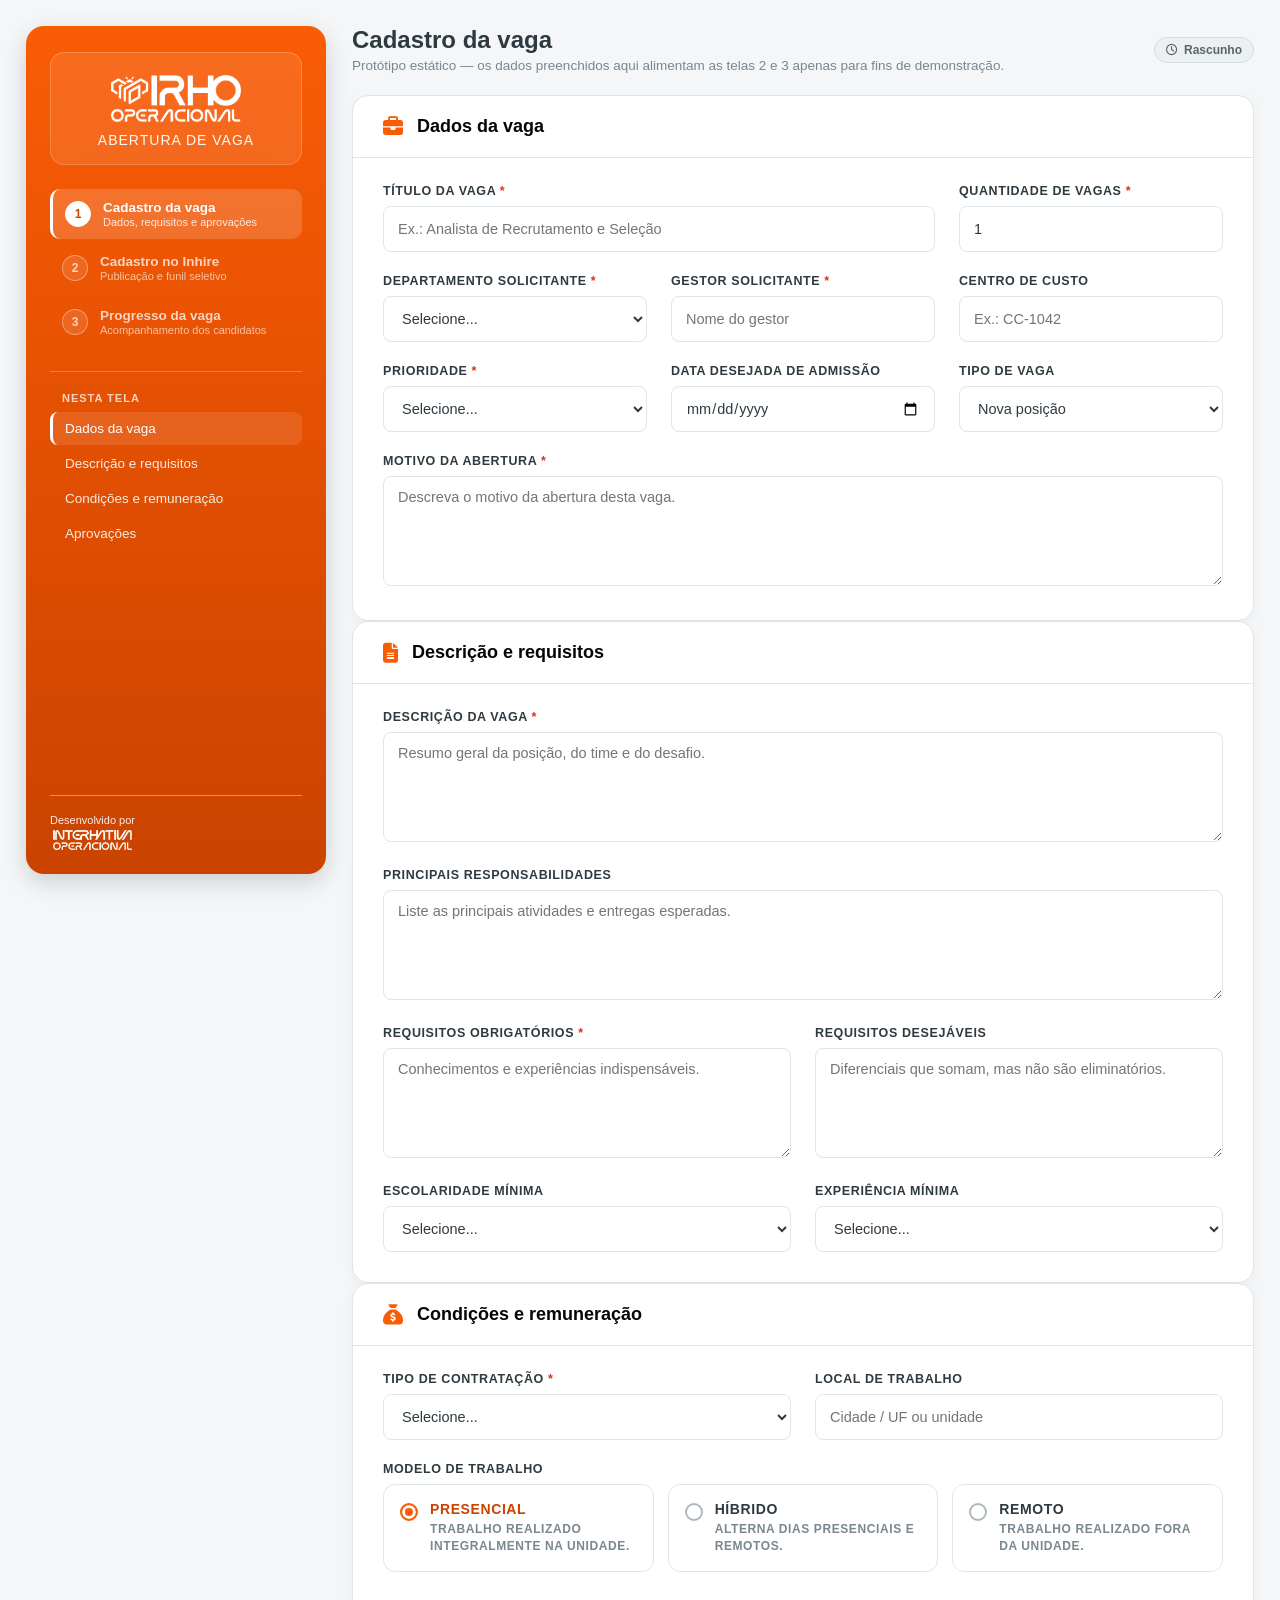
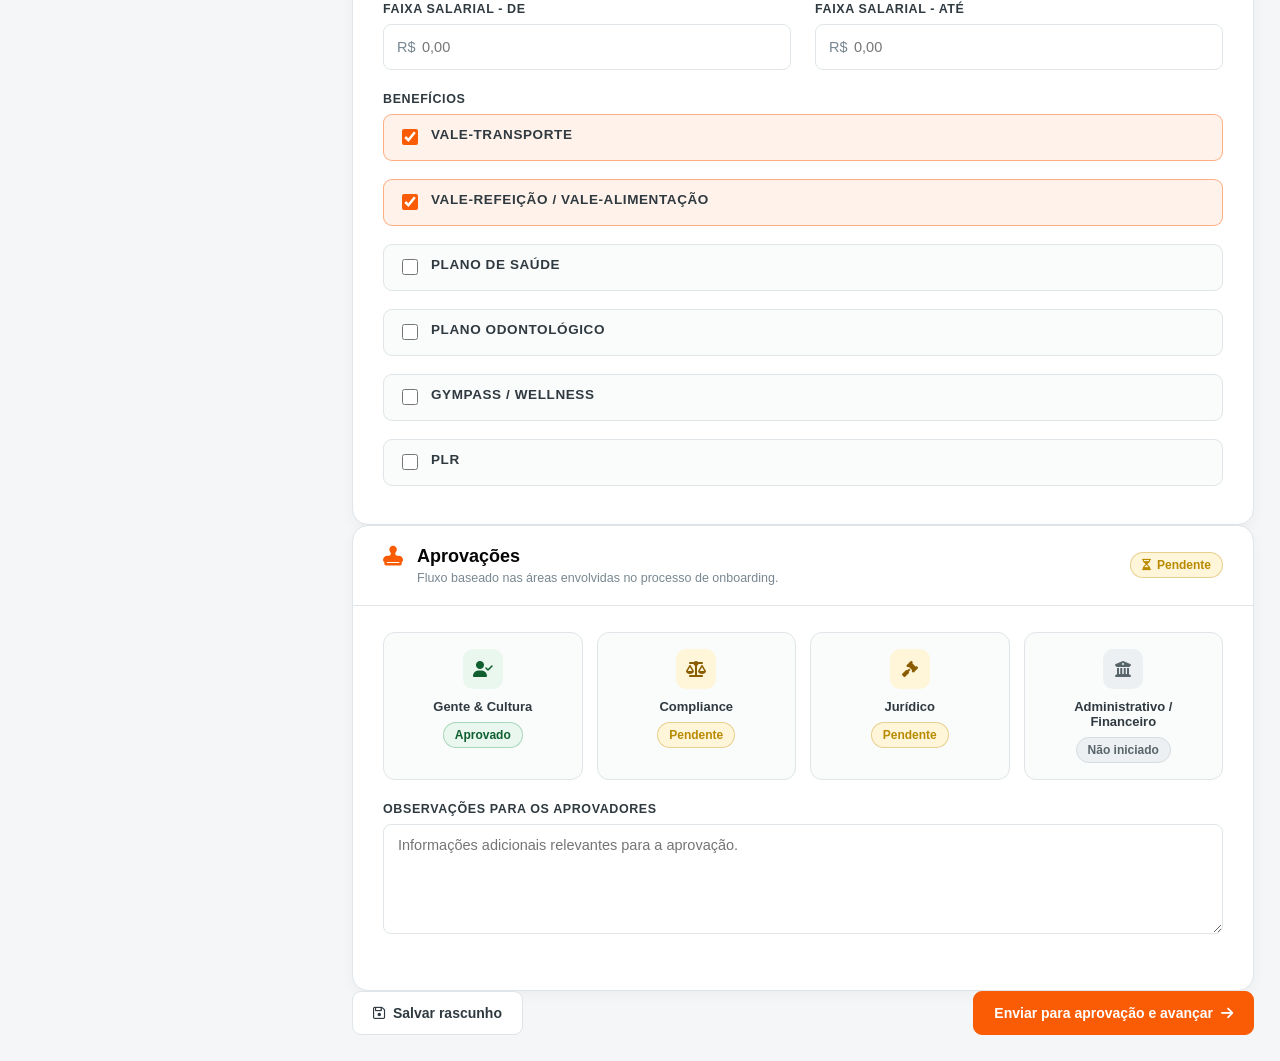
<file: index.html>
<!DOCTYPE html>
<html lang="pt-br">

<head>
    <meta charset="utf-8">
    <title>Protótipo IRHO - Abertura de Vaga</title>
    <meta name="viewport" content="width=device-width, initial-scale=1">
    <meta http-equiv="refresh" content="0; url=01-cadastro-vaga.html">
    <link rel="stylesheet" href="css/prototipo.css">
</head>

<body>
    <div style="display:flex; align-items:center; justify-content:center; min-height:100vh; padding:24px;">
        <div style="text-align:center;">
            <p style="color:var(--vg-muted); font-size:14px;">
                Redirecionando para o protótipo...
                Se nada acontecer, <a href="01-cadastro-vaga.html">clique aqui</a>.
            </p>
        </div>
    </div>
    <script>window.location.replace("01-cadastro-vaga.html");</script>
</body>

</html>
</file>
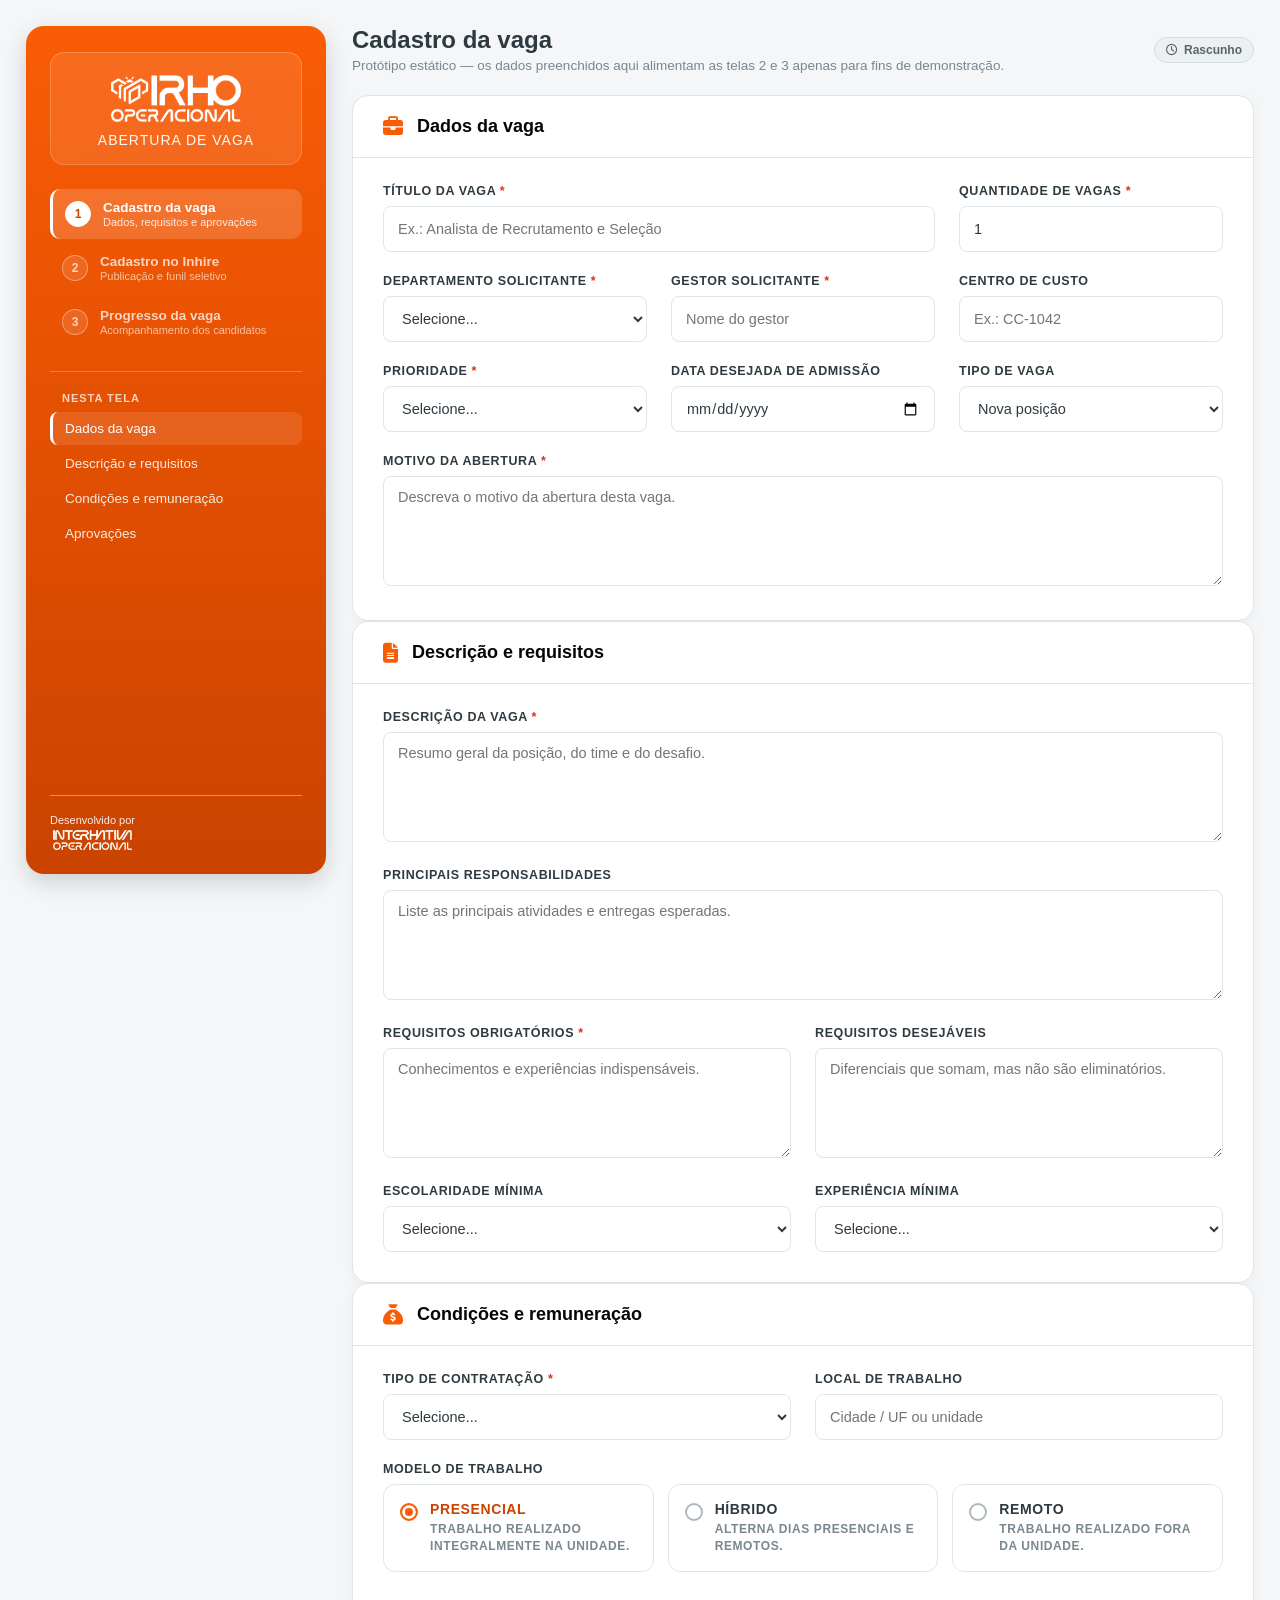
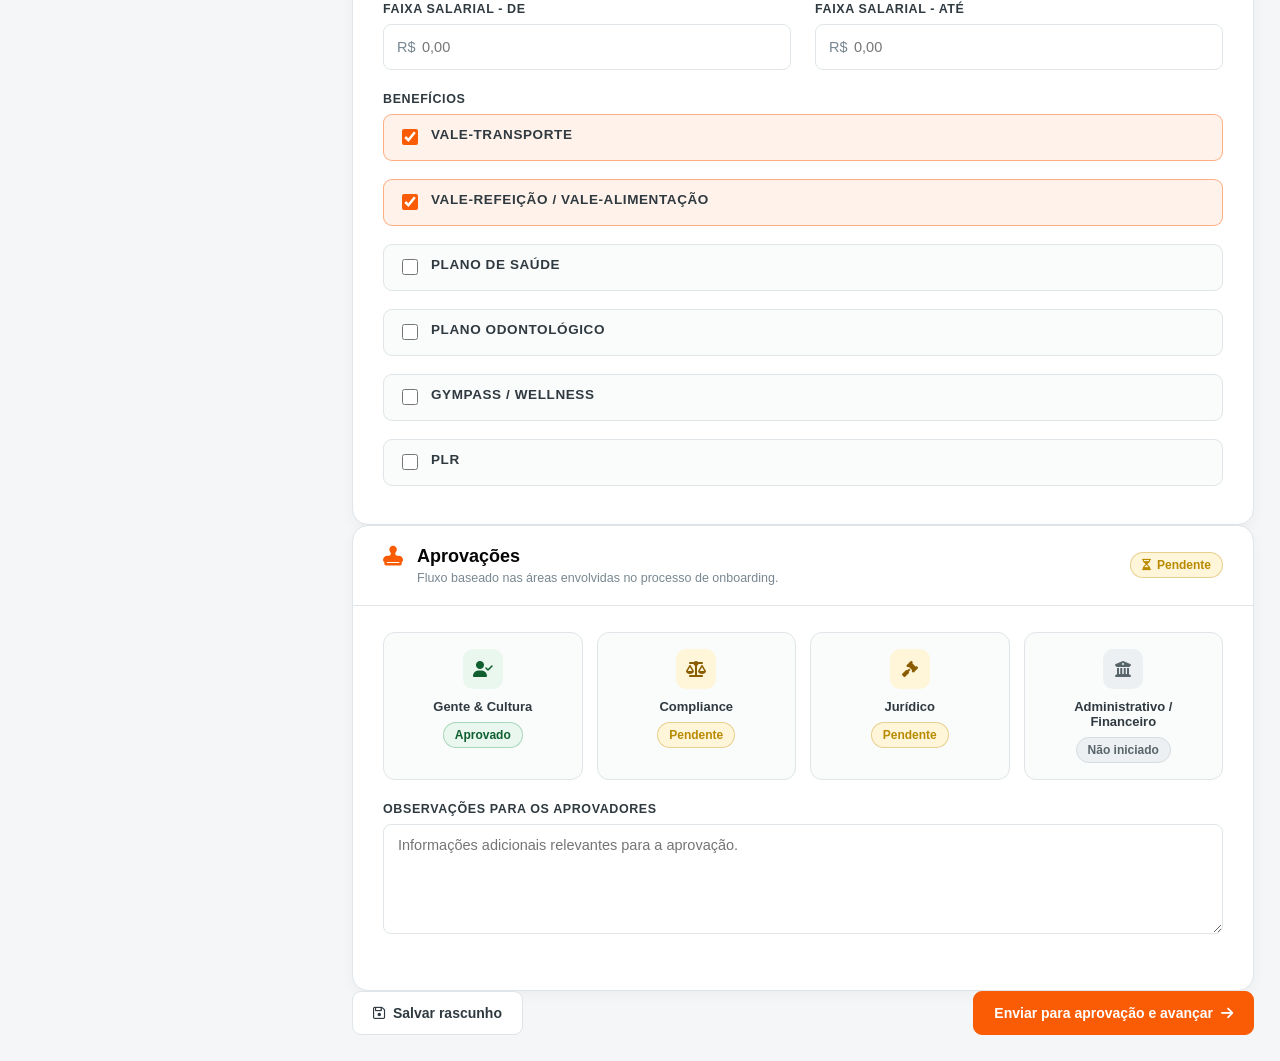
<file: 01-cadastro-vaga.html>
<!DOCTYPE html>
<html lang="pt-br">

<head>
    <meta charset="utf-8">
    <title>Cadastro da Vaga - Protótipo IRHO</title>
    <meta name="viewport" content="width=device-width, initial-scale=1">

    <link rel="stylesheet" href="https://cdnjs.cloudflare.com/ajax/libs/font-awesome/6.7.2/css/all.min.css">
    <link rel="stylesheet" href="css/prototipo.css">
</head>

<body>
    <div class="vg-layout">

        <aside class="vg-sidebar">
            <div class="vg-sidebar-brand">
                <img src="assets/IRHO-BRANCO.png" class="vg-sidebar-logo" alt="IRHO">
                <span class="vg-sidebar-title">Abertura de Vaga</span>
            </div>

            <nav class="vg-stepper" aria-label="Etapas do processo">
                <a href="01-cadastro-vaga.html" class="vg-step is-active">
                    <span class="vg-step-number">1</span>
                    <span class="vg-step-label">
                        <strong>Cadastro da vaga</strong>
                        <span>Dados, requisitos e aprovações</span>
                    </span>
                </a>
                <a href="02-cadastro-inhire.html" class="vg-step">
                    <span class="vg-step-number">2</span>
                    <span class="vg-step-label">
                        <strong>Cadastro no Inhire</strong>
                        <span>Publicação e funil seletivo</span>
                    </span>
                </a>
                <a href="03-progresso-vaga.html" class="vg-step">
                    <span class="vg-step-number">3</span>
                    <span class="vg-step-label">
                        <strong>Progresso da vaga</strong>
                        <span>Acompanhamento dos candidatos</span>
                    </span>
                </a>
            </nav>

            <nav class="vg-sidebar-menu" aria-label="Seções do formulário">
                <div class="vg-sidebar-menu-title">Nesta tela</div>
                <a href="#painelDadosVaga" class="active">Dados da vaga</a>
                <a href="#painelDescricao">Descrição e requisitos</a>
                <a href="#painelCondicoes">Condições e remuneração</a>
                <a href="#painelAprovacoes">Aprovações</a>
            </nav>

            <div class="vg-sidebar-footer">
                <div class="vg-footer-credits">
                    <span class="vg-credits-text">Desenvolvido por</span>
                    <img src="assets/LOGO-OPERACIONAL-BRANCA.png" alt="Interhativa Operacional" class="vg-credits-img">
                </div>
            </div>
        </aside>

        <main class="vg-main">

            <div class="vg-topbar">
                <div class="vg-topbar-heading">
                    <h1>Cadastro da vaga</h1>
                    <p>Protótipo estático — os dados preenchidos aqui alimentam as telas 2 e 3 apenas para fins de
                        demonstração.</p>
                </div>
                <div class="vg-topbar-actions">
                    <span class="badge badge-neutral"><i class="fa-regular fa-clock"></i> Rascunho</span>
                </div>
            </div>

            <form id="formCadastroVaga" autocomplete="off">

                <!-- =========================================
                     DADOS DA VAGA
                ========================================== -->
                <section class="vg-panel" id="painelDadosVaga">
                    <div class="vg-panel-heading">
                        <h2 class="vg-panel-title"><i class="fa-solid fa-briefcase"></i> Dados da vaga</h2>
                    </div>

                    <div class="vg-panel-body">
                        <div class="row">
                            <div class="col-8 form-group">
                                <label for="tituloVaga" class="label-obrigatorio">Título da vaga</label>
                                <input type="text" id="tituloVaga" name="tituloVaga" class="form-control"
                                    placeholder="Ex.: Analista de Recrutamento e Seleção" maxlength="150">
                            </div>

                            <div class="col-4 form-group">
                                <label for="quantidadeVagas" class="label-obrigatorio">Quantidade de vagas</label>
                                <input type="number" id="quantidadeVagas" name="quantidadeVagas" class="form-control"
                                    min="1" value="1">
                            </div>
                        </div>

                        <div class="row">
                            <div class="col-4 form-group">
                                <label for="departamento" class="label-obrigatorio">Departamento solicitante</label>
                                <select id="departamento" name="departamento" class="form-control">
                                    <option value="" selected disabled>Selecione...</option>
                                    <option value="GENTE">Gente &amp; Cultura (RH)</option>
                                    <option value="COMERCIAL">Comercial</option>
                                    <option value="TI">TI</option>
                                    <option value="FINANCEIRO">Financeiro</option>
                                    <option value="MARKETING">Marketing</option>
                                    <option value="OPERACIONAL">Operacional</option>
                                    <option value="JURIDICO">Jurídico</option>
                                    <option value="ADMINISTRATIVO">Administrativo</option>
                                </select>
                            </div>

                            <div class="col-4 form-group">
                                <label for="gestorSolicitante" class="label-obrigatorio">Gestor solicitante</label>
                                <input type="text" id="gestorSolicitante" name="gestorSolicitante"
                                    class="form-control" placeholder="Nome do gestor" maxlength="150">
                            </div>

                            <div class="col-4 form-group">
                                <label for="centroCusto">Centro de custo</label>
                                <input type="text" id="centroCusto" name="centroCusto" class="form-control"
                                    placeholder="Ex.: CC-1042" maxlength="50">
                            </div>
                        </div>

                        <div class="row">
                            <div class="col-4 form-group">
                                <label for="prioridade" class="label-obrigatorio">Prioridade</label>
                                <select id="prioridade" name="prioridade" class="form-control">
                                    <option value="" selected disabled>Selecione...</option>
                                    <option value="BAIXA">Baixa</option>
                                    <option value="MEDIA">Média</option>
                                    <option value="ALTA">Alta</option>
                                    <option value="URGENTE">Urgente</option>
                                </select>
                            </div>

                            <div class="col-4 form-group">
                                <label for="dataAdmissao">Data desejada de admissão</label>
                                <input type="date" id="dataAdmissao" name="dataAdmissao" class="form-control">
                            </div>

                            <div class="col-4 form-group">
                                <label>Tipo de vaga</label>
                                <select id="tipoVaga" name="tipoVaga" class="form-control">
                                    <option value="NOVA_POSICAO">Nova posição</option>
                                    <option value="SUBSTITUICAO">Substituição</option>
                                    <option value="AUMENTO_QUADRO">Aumento de quadro</option>
                                </select>
                            </div>
                        </div>

                        <div data-mostrar-se="tipoVaga=SUBSTITUICAO" class="form-group">
                            <label for="colaboradorSubstituido">Colaborador substituído</label>
                            <input type="text" id="colaboradorSubstituido" name="colaboradorSubstituido"
                                class="form-control" placeholder="Nome de quem está saindo da posição">
                        </div>

                        <div class="form-group is-last">
                            <label for="motivoAbertura" class="label-obrigatorio">Motivo da abertura</label>
                            <textarea id="motivoAbertura" name="motivoAbertura" class="form-control" rows="3"
                                placeholder="Descreva o motivo da abertura desta vaga."></textarea>
                        </div>
                    </div>
                </section>

                <!-- =========================================
                     DESCRIÇÃO E REQUISITOS
                ========================================== -->
                <section class="vg-panel" id="painelDescricao">
                    <div class="vg-panel-heading">
                        <h2 class="vg-panel-title"><i class="fa-solid fa-file-lines"></i> Descrição e requisitos</h2>
                    </div>

                    <div class="vg-panel-body">
                        <div class="form-group">
                            <label for="descricaoVaga" class="label-obrigatorio">Descrição da vaga</label>
                            <textarea id="descricaoVaga" name="descricaoVaga" class="form-control" rows="4"
                                placeholder="Resumo geral da posição, do time e do desafio."></textarea>
                        </div>

                        <div class="form-group">
                            <label for="responsabilidades">Principais responsabilidades</label>
                            <textarea id="responsabilidades" name="responsabilidades" class="form-control" rows="4"
                                placeholder="Liste as principais atividades e entregas esperadas."></textarea>
                        </div>

                        <div class="row">
                            <div class="col-6 form-group">
                                <label for="requisitosObrigatorios" class="label-obrigatorio">Requisitos
                                    obrigatórios</label>
                                <textarea id="requisitosObrigatorios" name="requisitosObrigatorios"
                                    class="form-control" rows="4"
                                    placeholder="Conhecimentos e experiências indispensáveis."></textarea>
                            </div>

                            <div class="col-6 form-group">
                                <label for="requisitosDesejaveis">Requisitos desejáveis</label>
                                <textarea id="requisitosDesejaveis" name="requisitosDesejaveis" class="form-control"
                                    rows="4" placeholder="Diferenciais que somam, mas não são eliminatórios."></textarea>
                            </div>
                        </div>

                        <div class="row">
                            <div class="col-6 form-group is-last">
                                <label for="escolaridade">Escolaridade mínima</label>
                                <select id="escolaridade" name="escolaridade" class="form-control">
                                    <option value="" selected disabled>Selecione...</option>
                                    <option value="FUNDAMENTAL">Ensino fundamental</option>
                                    <option value="MEDIO">Ensino médio</option>
                                    <option value="TECNICO">Ensino técnico</option>
                                    <option value="SUPERIOR_CURSANDO">Superior cursando</option>
                                    <option value="SUPERIOR_COMPLETO">Superior completo</option>
                                    <option value="POS_GRADUACAO">Pós-graduação</option>
                                </select>
                            </div>

                            <div class="col-6 form-group is-last">
                                <label for="experiencia">Experiência mínima</label>
                                <select id="experiencia" name="experiencia" class="form-control">
                                    <option value="" selected disabled>Selecione...</option>
                                    <option value="SEM_EXPERIENCIA">Sem experiência</option>
                                    <option value="1_2_ANOS">1 a 2 anos</option>
                                    <option value="3_5_ANOS">3 a 5 anos</option>
                                    <option value="5_MAIS_ANOS">Mais de 5 anos</option>
                                </select>
                            </div>
                        </div>
                    </div>
                </section>

                <!-- =========================================
                     CONDIÇÕES E REMUNERAÇÃO
                ========================================== -->
                <section class="vg-panel" id="painelCondicoes">
                    <div class="vg-panel-heading">
                        <h2 class="vg-panel-title"><i class="fa-solid fa-sack-dollar"></i> Condições e remuneração
                        </h2>
                    </div>

                    <div class="vg-panel-body">
                        <div class="row">
                            <div class="col-6 form-group">
                                <label for="tipoContratacao" class="label-obrigatorio">Tipo de contratação</label>
                                <select id="tipoContratacao" name="tipoContratacao" class="form-control">
                                    <option value="" selected disabled>Selecione...</option>
                                    <option value="CLT">CLT</option>
                                    <option value="PJ">PJ</option>
                                    <option value="ESTAGIO">Estágio</option>
                                    <option value="APRENDIZ">Aprendiz</option>
                                    <option value="TEMPORARIO">Temporário</option>
                                </select>
                            </div>

                            <div class="col-6 form-group">
                                <label for="localTrabalho">Local de trabalho</label>
                                <input type="text" id="localTrabalho" name="localTrabalho" class="form-control"
                                    placeholder="Cidade / UF ou unidade">
                            </div>
                        </div>

                        <div class="form-group">
                            <label>Modelo de trabalho</label>
                            <div class="option-grid">
                                <label class="option-card" for="modeloPresencial">
                                    <input type="radio" name="modeloTrabalho" id="modeloPresencial" value="PRESENCIAL"
                                        checked>
                                    <span class="option-marker"></span>
                                    <span class="option-content">
                                        <strong>Presencial</strong>
                                        <span>Trabalho realizado integralmente na unidade.</span>
                                    </span>
                                </label>

                                <label class="option-card" for="modeloHibrido">
                                    <input type="radio" name="modeloTrabalho" id="modeloHibrido" value="HIBRIDO">
                                    <span class="option-marker"></span>
                                    <span class="option-content">
                                        <strong>Híbrido</strong>
                                        <span>Alterna dias presenciais e remotos.</span>
                                    </span>
                                </label>

                                <label class="option-card" for="modeloRemoto">
                                    <input type="radio" name="modeloTrabalho" id="modeloRemoto" value="REMOTO">
                                    <span class="option-marker"></span>
                                    <span class="option-content">
                                        <strong>Remoto</strong>
                                        <span>Trabalho realizado fora da unidade.</span>
                                    </span>
                                </label>
                            </div>
                        </div>

                        <div class="row">
                            <div class="col-6 form-group">
                                <label for="salarioMin">Faixa salarial - de</label>
                                <div class="form-input-prefixed">
                                    <span>R$</span>
                                    <input type="text" id="salarioMin" name="salarioMin" class="form-control"
                                        inputmode="numeric" placeholder="0,00">
                                </div>
                            </div>

                            <div class="col-6 form-group">
                                <label for="salarioMax">Faixa salarial - até</label>
                                <div class="form-input-prefixed">
                                    <span>R$</span>
                                    <input type="text" id="salarioMax" name="salarioMax" class="form-control"
                                        inputmode="numeric" placeholder="0,00">
                                </div>
                            </div>
                        </div>

                        <div class="form-group is-last">
                            <label>Benefícios</label>
                            <div class="check-list">
                                <label class="check-item">
                                    <input type="checkbox" name="beneficios" value="VT" checked>
                                    <span class="check-item-text"><strong>Vale-transporte</strong></span>
                                </label>
                                <label class="check-item">
                                    <input type="checkbox" name="beneficios" value="VR_VA" checked>
                                    <span class="check-item-text"><strong>Vale-refeição / Vale-alimentação</strong></span>
                                </label>
                                <label class="check-item">
                                    <input type="checkbox" name="beneficios" value="PLANO_SAUDE">
                                    <span class="check-item-text"><strong>Plano de saúde</strong></span>
                                </label>
                                <label class="check-item">
                                    <input type="checkbox" name="beneficios" value="PLANO_ODONTO">
                                    <span class="check-item-text"><strong>Plano odontológico</strong></span>
                                </label>
                                <label class="check-item">
                                    <input type="checkbox" name="beneficios" value="GYMPASS">
                                    <span class="check-item-text"><strong>Gympass / wellness</strong></span>
                                </label>
                                <label class="check-item">
                                    <input type="checkbox" name="beneficios" value="PLR">
                                    <span class="check-item-text"><strong>PLR</strong></span>
                                </label>
                            </div>
                        </div>
                    </div>
                </section>

                <!-- =========================================
                     APROVAÇÕES
                ========================================== -->
                <section class="vg-panel" id="painelAprovacoes">
                    <div class="vg-panel-heading">
                        <div>
                            <h2 class="vg-panel-title"><i class="fa-solid fa-stamp"></i> Aprovações</h2>
                            <p class="vg-panel-subtitle">Fluxo baseado nas áreas envolvidas no processo de onboarding.
                            </p>
                        </div>
                        <span class="badge badge-yellow" id="badgeAprovacoes"><i class="fa-regular fa-hourglass-half"></i>
                            Pendente</span>
                    </div>

                    <div class="vg-panel-body">
                        <div class="approval-grid">
                            <div class="approval-card">
                                <span class="approval-icon badge-green" style="color:#0f5f2f;background:var(--vg-green-soft)">
                                    <i class="fa-solid fa-user-check"></i>
                                </span>
                                <strong>Gente &amp; Cultura</strong>
                                <span class="badge badge-green">Aprovado</span>
                            </div>

                            <div class="approval-card">
                                <span class="approval-icon" style="color:#8a5c00;background:var(--vg-yellow-soft)">
                                    <i class="fa-solid fa-scale-balanced"></i>
                                </span>
                                <strong>Compliance</strong>
                                <span class="badge badge-yellow">Pendente</span>
                            </div>

                            <div class="approval-card">
                                <span class="approval-icon" style="color:#8a5c00;background:var(--vg-yellow-soft)">
                                    <i class="fa-solid fa-gavel"></i>
                                </span>
                                <strong>Jurídico</strong>
                                <span class="badge badge-yellow">Pendente</span>
                            </div>

                            <div class="approval-card">
                                <span class="approval-icon" style="color:#58656b;background:#edf0f2">
                                    <i class="fa-solid fa-building-columns"></i>
                                </span>
                                <strong>Administrativo / Financeiro</strong>
                                <span class="badge badge-neutral">Não iniciado</span>
                            </div>
                        </div>

                        <div class="form-group" style="margin-top: 22px;">
                            <label for="observacaoAprovacao">Observações para os aprovadores</label>
                            <textarea id="observacaoAprovacao" name="observacaoAprovacao" class="form-control"
                                rows="3" placeholder="Informações adicionais relevantes para a aprovação."></textarea>
                        </div>

                        <div id="mensagemAprovacoes" class="vg-feedback" role="status"></div>
                    </div>
                </section>

                <div class="vg-form-footer">
                    <button type="button" class="btn btn-default" id="btnSalvarRascunho">
                        <i class="fa-regular fa-floppy-disk"></i> Salvar rascunho
                    </button>

                    <button type="button" class="btn btn-primary" id="btnAvancar">
                        Enviar para aprovação e avançar
                        <i class="fa-solid fa-arrow-right"></i>
                    </button>
                </div>
            </form>
        </main>
    </div>

    <script src="js/prototipo.js"></script>
    <script>
        (function () {
            "use strict";

            var form = document.getElementById("formCadastroVaga");

            function coletarDados() {
                var dados = {};
                new FormData(form).forEach(function (valor, chave) {
                    if (dados[chave] === undefined) {
                        dados[chave] = valor;
                    } else if (Array.isArray(dados[chave])) {
                        dados[chave].push(valor);
                    } else {
                        dados[chave] = [dados[chave], valor];
                    }
                });
                return dados;
            }

            function restaurarDados() {
                var salvos = window.VagaPrototipo.lerDados();
                Object.keys(salvos).forEach(function (chave) {
                    var campos = form.querySelectorAll("[name='" + chave + "']");
                    if (!campos.length) return;

                    var valor = salvos[chave];
                    campos.forEach(function (campo) {
                        if (campo.type === "checkbox" || campo.type === "radio") {
                            var valores = Array.isArray(valor) ? valor : [valor];
                            campo.checked = valores.indexOf(campo.value) !== -1;
                        } else {
                            campo.value = valor;
                        }
                    });
                });

                form.dispatchEvent(new Event("input"));
                document.querySelectorAll(".option-card input[type='radio']:checked").forEach(function (input) {
                    input.dispatchEvent(new Event("change"));
                });
                document.querySelectorAll(".check-item input[type='checkbox']").forEach(function (input) {
                    input.dispatchEvent(new Event("change"));
                });
            }

            document.getElementById("btnSalvarRascunho").addEventListener("click", function () {
                window.VagaPrototipo.atualizarDados(coletarDados());
                var msg = document.getElementById("mensagemAprovacoes");
                msg.textContent = "Rascunho salvo neste navegador (demonstração).";
                msg.className = "vg-feedback is-visible is-success";
            });

            document.getElementById("btnAvancar").addEventListener("click", function () {
                var dados = coletarDados();
                dados.statusVaga = "AGUARDANDO_APROVACAO";
                window.VagaPrototipo.atualizarDados(dados);
                window.location.href = "02-cadastro-inhire.html";
            });

            restaurarDados();
        })();
    </script>
</body>

</html>
</file>
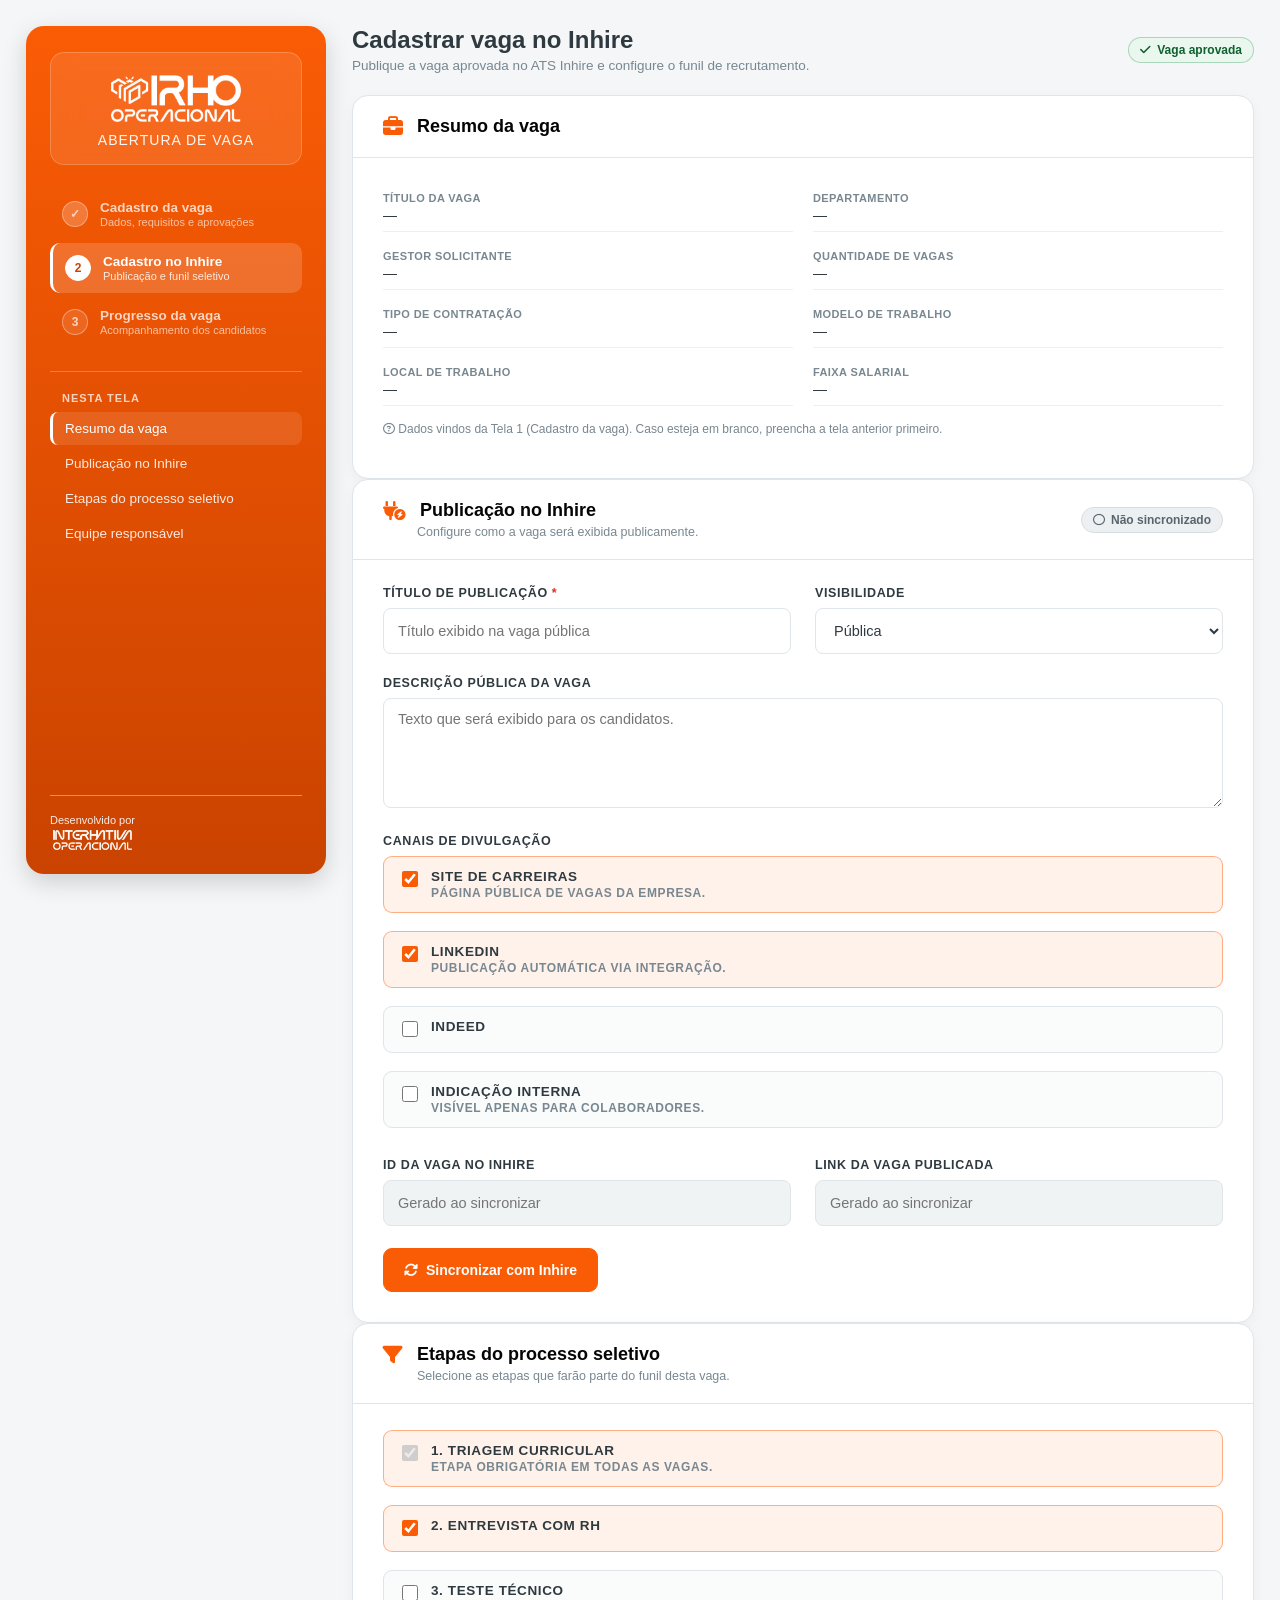
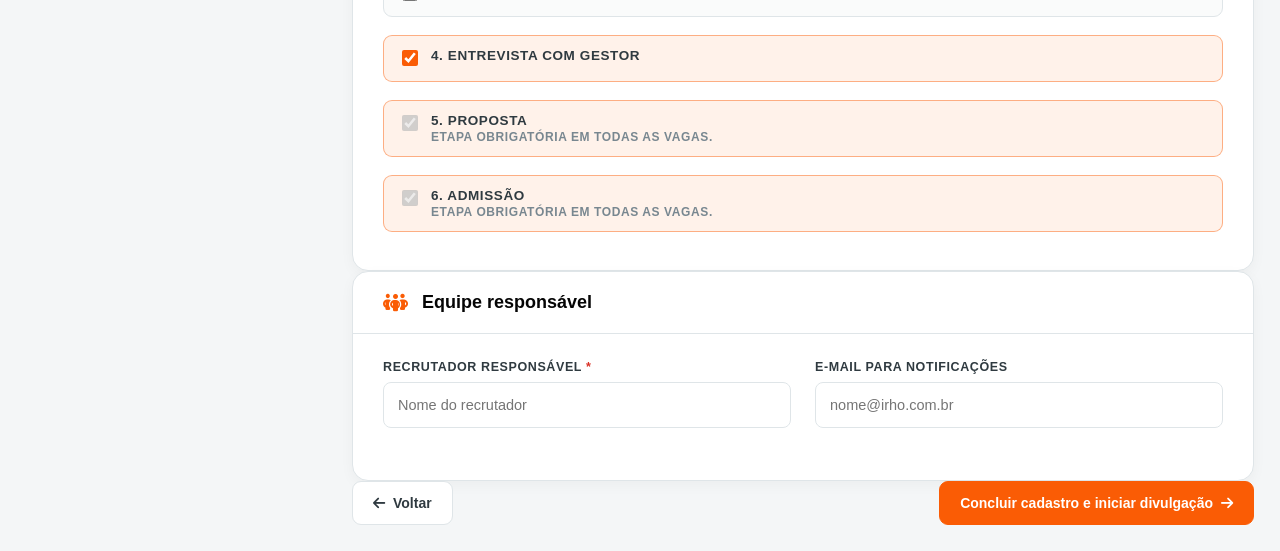
<file: 02-cadastro-inhire.html>
<!DOCTYPE html>
<html lang="pt-br">

<head>
    <meta charset="utf-8">
    <title>Cadastro no Inhire - Protótipo IRHO</title>
    <meta name="viewport" content="width=device-width, initial-scale=1">

    <link rel="stylesheet" href="https://cdnjs.cloudflare.com/ajax/libs/font-awesome/6.7.2/css/all.min.css">
    <link rel="stylesheet" href="css/prototipo.css">
</head>

<body>
    <div class="vg-layout">

        <aside class="vg-sidebar">
            <div class="vg-sidebar-brand">
                <img src="assets/IRHO-BRANCO.png" class="vg-sidebar-logo" alt="IRHO">
                <span class="vg-sidebar-title">Abertura de Vaga</span>
            </div>

            <nav class="vg-stepper" aria-label="Etapas do processo">
                <a href="01-cadastro-vaga.html" class="vg-step is-done">
                    <span class="vg-step-number"></span>
                    <span class="vg-step-label">
                        <strong>Cadastro da vaga</strong>
                        <span>Dados, requisitos e aprovações</span>
                    </span>
                </a>
                <a href="02-cadastro-inhire.html" class="vg-step is-active">
                    <span class="vg-step-number">2</span>
                    <span class="vg-step-label">
                        <strong>Cadastro no Inhire</strong>
                        <span>Publicação e funil seletivo</span>
                    </span>
                </a>
                <a href="03-progresso-vaga.html" class="vg-step">
                    <span class="vg-step-number">3</span>
                    <span class="vg-step-label">
                        <strong>Progresso da vaga</strong>
                        <span>Acompanhamento dos candidatos</span>
                    </span>
                </a>
            </nav>

            <nav class="vg-sidebar-menu" aria-label="Seções do formulário">
                <div class="vg-sidebar-menu-title">Nesta tela</div>
                <a href="#painelResumoVaga" class="active">Resumo da vaga</a>
                <a href="#painelPublicacao">Publicação no Inhire</a>
                <a href="#painelFunil">Etapas do processo seletivo</a>
                <a href="#painelEquipe">Equipe responsável</a>
            </nav>

            <div class="vg-sidebar-footer">
                <div class="vg-footer-credits">
                    <span class="vg-credits-text">Desenvolvido por</span>
                    <img src="assets/LOGO-OPERACIONAL-BRANCA.png" alt="Interhativa Operacional" class="vg-credits-img">
                </div>
            </div>
        </aside>

        <main class="vg-main">

            <div class="vg-topbar">
                <div class="vg-topbar-heading">
                    <h1>Cadastrar vaga no Inhire</h1>
                    <p>Publique a vaga aprovada no ATS Inhire e configure o funil de recrutamento.</p>
                </div>
                <div class="vg-topbar-actions">
                    <span class="badge badge-green"><i class="fa-solid fa-check"></i> Vaga aprovada</span>
                </div>
            </div>

            <form id="formCadastroInhire" autocomplete="off">

                <!-- =========================================
                     RESUMO DA VAGA (somente leitura)
                ========================================== -->
                <section class="vg-panel" id="painelResumoVaga">
                    <div class="vg-panel-heading">
                        <h2 class="vg-panel-title"><i class="fa-solid fa-briefcase"></i> Resumo da vaga</h2>
                    </div>

                    <div class="vg-panel-body">
                        <div class="summary-grid" id="resumoVagaGrid">
                            <div class="summary-row">
                                <span class="summary-label">Título da vaga</span>
                                <span class="summary-value" data-resumo="tituloVaga">—</span>
                            </div>
                            <div class="summary-row">
                                <span class="summary-label">Departamento</span>
                                <span class="summary-value" data-resumo="departamento">—</span>
                            </div>
                            <div class="summary-row">
                                <span class="summary-label">Gestor solicitante</span>
                                <span class="summary-value" data-resumo="gestorSolicitante">—</span>
                            </div>
                            <div class="summary-row">
                                <span class="summary-label">Quantidade de vagas</span>
                                <span class="summary-value" data-resumo="quantidadeVagas">—</span>
                            </div>
                            <div class="summary-row">
                                <span class="summary-label">Tipo de contratação</span>
                                <span class="summary-value" data-resumo="tipoContratacao">—</span>
                            </div>
                            <div class="summary-row">
                                <span class="summary-label">Modelo de trabalho</span>
                                <span class="summary-value" data-resumo="modeloTrabalho">—</span>
                            </div>
                            <div class="summary-row">
                                <span class="summary-label">Local de trabalho</span>
                                <span class="summary-value" data-resumo="localTrabalho">—</span>
                            </div>
                            <div class="summary-row">
                                <span class="summary-label">Faixa salarial</span>
                                <span class="summary-value" data-resumo="faixaSalarial">—</span>
                            </div>
                        </div>

                        <p class="form-hint" style="margin-top: 16px;">
                            <i class="fa-regular fa-circle-question"></i>
                            Dados vindos da Tela 1 (Cadastro da vaga). Caso esteja em branco, preencha a tela
                            anterior primeiro.
                        </p>
                    </div>
                </section>

                <!-- =========================================
                     PUBLICAÇÃO NO INHIRE
                ========================================== -->
                <section class="vg-panel" id="painelPublicacao">
                    <div class="vg-panel-heading">
                        <div>
                            <h2 class="vg-panel-title"><i class="fa-solid fa-plug-circle-bolt"></i> Publicação no
                                Inhire</h2>
                            <p class="vg-panel-subtitle">Configure como a vaga será exibida publicamente.</p>
                        </div>
                        <span class="badge badge-neutral" id="badgeStatusInhire">
                            <i class="fa-regular fa-circle"></i> Não sincronizado
                        </span>
                    </div>

                    <div class="vg-panel-body">
                        <div class="row">
                            <div class="col-6 form-group">
                                <label for="tituloPublicacao" class="label-obrigatorio">Título de publicação</label>
                                <input type="text" id="tituloPublicacao" name="tituloPublicacao" class="form-control"
                                    placeholder="Título exibido na vaga pública">
                            </div>

                            <div class="col-6 form-group">
                                <label for="visibilidade">Visibilidade</label>
                                <select id="visibilidade" name="visibilidade" class="form-control">
                                    <option value="PUBLICA">Pública</option>
                                    <option value="INTERNA">Interna</option>
                                    <option value="CONFIDENCIAL">Confidencial</option>
                                </select>
                            </div>
                        </div>

                        <div class="form-group">
                            <label for="descricaoPublica">Descrição pública da vaga</label>
                            <textarea id="descricaoPublica" name="descricaoPublica" class="form-control" rows="4"
                                placeholder="Texto que será exibido para os candidatos."></textarea>
                        </div>

                        <div class="form-group">
                            <label>Canais de divulgação</label>
                            <div class="check-list">
                                <label class="check-item">
                                    <input type="checkbox" name="canaisDivulgacao" value="SITE_CARREIRAS" checked>
                                    <span class="check-item-text">
                                        <strong>Site de carreiras</strong>
                                        <span>Página pública de vagas da empresa.</span>
                                    </span>
                                </label>
                                <label class="check-item">
                                    <input type="checkbox" name="canaisDivulgacao" value="LINKEDIN" checked>
                                    <span class="check-item-text">
                                        <strong>LinkedIn</strong>
                                        <span>Publicação automática via integração.</span>
                                    </span>
                                </label>
                                <label class="check-item">
                                    <input type="checkbox" name="canaisDivulgacao" value="INDEED">
                                    <span class="check-item-text">
                                        <strong>Indeed</strong>
                                    </span>
                                </label>
                                <label class="check-item">
                                    <input type="checkbox" name="canaisDivulgacao" value="INDICACAO_INTERNA">
                                    <span class="check-item-text">
                                        <strong>Indicação interna</strong>
                                        <span>Visível apenas para colaboradores.</span>
                                    </span>
                                </label>
                            </div>
                        </div>

                        <div class="row">
                            <div class="col-6 form-group">
                                <label for="idInhire">ID da vaga no Inhire</label>
                                <input type="text" id="idInhire" name="idInhire" class="form-control" readonly
                                    placeholder="Gerado ao sincronizar">
                            </div>

                            <div class="col-6 form-group is-last">
                                <label for="linkVaga">Link da vaga publicada</label>
                                <input type="text" id="linkVaga" name="linkVaga" class="form-control" readonly
                                    placeholder="Gerado ao sincronizar">
                            </div>
                        </div>

                        <button type="button" class="btn btn-primary" id="btnSincronizar">
                            <i class="fa-solid fa-rotate"></i> Sincronizar com Inhire
                        </button>

                        <div id="mensagemInhire" class="vg-feedback" role="status"></div>
                    </div>
                </section>

                <!-- =========================================
                     ETAPAS DO PROCESSO SELETIVO
                ========================================== -->
                <section class="vg-panel" id="painelFunil">
                    <div class="vg-panel-heading">
                        <div>
                            <h2 class="vg-panel-title"><i class="fa-solid fa-filter"></i> Etapas do processo seletivo
                            </h2>
                            <p class="vg-panel-subtitle">Selecione as etapas que farão parte do funil desta vaga.</p>
                        </div>
                    </div>

                    <div class="vg-panel-body">
                        <div class="check-list">
                            <label class="check-item">
                                <input type="checkbox" name="etapasFunil" value="TRIAGEM" checked disabled>
                                <span class="check-item-text">
                                    <strong>1. Triagem curricular</strong>
                                    <span>Etapa obrigatória em todas as vagas.</span>
                                </span>
                            </label>
                            <label class="check-item">
                                <input type="checkbox" name="etapasFunil" value="ENTREVISTA_RH" checked>
                                <span class="check-item-text">
                                    <strong>2. Entrevista com RH</strong>
                                </span>
                            </label>
                            <label class="check-item">
                                <input type="checkbox" name="etapasFunil" value="TESTE_TECNICO">
                                <span class="check-item-text">
                                    <strong>3. Teste técnico</strong>
                                </span>
                            </label>
                            <label class="check-item">
                                <input type="checkbox" name="etapasFunil" value="ENTREVISTA_GESTOR" checked>
                                <span class="check-item-text">
                                    <strong>4. Entrevista com gestor</strong>
                                </span>
                            </label>
                            <label class="check-item">
                                <input type="checkbox" name="etapasFunil" value="PROPOSTA" checked disabled>
                                <span class="check-item-text">
                                    <strong>5. Proposta</strong>
                                    <span>Etapa obrigatória em todas as vagas.</span>
                                </span>
                            </label>
                            <label class="check-item">
                                <input type="checkbox" name="etapasFunil" value="ADMISSAO" checked disabled>
                                <span class="check-item-text">
                                    <strong>6. Admissão</strong>
                                    <span>Etapa obrigatória em todas as vagas.</span>
                                </span>
                            </label>
                        </div>
                    </div>
                </section>

                <!-- =========================================
                     EQUIPE RESPONSÁVEL
                ========================================== -->
                <section class="vg-panel" id="painelEquipe">
                    <div class="vg-panel-heading">
                        <h2 class="vg-panel-title"><i class="fa-solid fa-people-group"></i> Equipe responsável</h2>
                    </div>

                    <div class="vg-panel-body">
                        <div class="row">
                            <div class="col-6 form-group">
                                <label for="recrutadorResponsavel" class="label-obrigatorio">Recrutador
                                    responsável</label>
                                <input type="text" id="recrutadorResponsavel" name="recrutadorResponsavel"
                                    class="form-control" placeholder="Nome do recrutador">
                            </div>

                            <div class="col-6 form-group is-last">
                                <label for="emailNotificacoes">E-mail para notificações</label>
                                <input type="email" id="emailNotificacoes" name="emailNotificacoes"
                                    class="form-control" placeholder="nome@irho.com.br">
                            </div>
                        </div>
                    </div>
                </section>

                <div class="vg-form-footer">
                    <a href="01-cadastro-vaga.html" class="btn btn-default">
                        <i class="fa-solid fa-arrow-left"></i> Voltar
                    </a>

                    <button type="button" class="btn btn-primary" id="btnConcluir">
                        Concluir cadastro e iniciar divulgação
                        <i class="fa-solid fa-arrow-right"></i>
                    </button>
                </div>
            </form>
        </main>
    </div>

    <script src="js/prototipo.js"></script>
    <script>
        (function () {
            "use strict";

            var form = document.getElementById("formCadastroInhire");

            var ROTULOS = {
                departamento: {
                    GENTE: "Gente & Cultura (RH)", COMERCIAL: "Comercial", TI: "TI", FINANCEIRO: "Financeiro",
                    MARKETING: "Marketing", OPERACIONAL: "Operacional", JURIDICO: "Jurídico", ADMINISTRATIVO: "Administrativo"
                },
                tipoContratacao: { CLT: "CLT", PJ: "PJ", ESTAGIO: "Estágio", APRENDIZ: "Aprendiz", TEMPORARIO: "Temporário" },
                modeloTrabalho: { PRESENCIAL: "Presencial", HIBRIDO: "Híbrido", REMOTO: "Remoto" }
            };

            function formatarMoeda(valor) {
                if (!valor) return "";
                return "R$ " + valor;
            }

            function preencherResumo() {
                var dados = window.VagaPrototipo.lerDados();

                document.querySelectorAll("[data-resumo]").forEach(function (elemento) {
                    var campo = elemento.getAttribute("data-resumo");
                    var valor = "—";

                    if (campo === "faixaSalarial") {
                        var min = formatarMoeda(dados.salarioMin);
                        var max = formatarMoeda(dados.salarioMax);
                        if (min || max) valor = (min || "—") + " até " + (max || "—");
                    } else {
                        var bruto = dados[campo];
                        if (bruto) {
                            var mapa = ROTULOS[campo];
                            valor = mapa && mapa[bruto] ? mapa[bruto] : bruto;
                        }
                    }

                    elemento.textContent = valor;
                });

                if (dados.tituloVaga && !document.getElementById("tituloPublicacao").value) {
                    document.getElementById("tituloPublicacao").value = dados.tituloVaga;
                }
                if (dados.descricaoVaga && !document.getElementById("descricaoPublica").value) {
                    document.getElementById("descricaoPublica").value = dados.descricaoVaga;
                }
                if (dados.gestorSolicitante && !document.getElementById("recrutadorResponsavel").value) {
                    document.getElementById("recrutadorResponsavel").value = "";
                }
            }

            function coletarDados() {
                var dados = {};
                new FormData(form).forEach(function (valor, chave) {
                    if (dados[chave] === undefined) {
                        dados[chave] = valor;
                    } else if (Array.isArray(dados[chave])) {
                        dados[chave].push(valor);
                    } else {
                        dados[chave] = [dados[chave], valor];
                    }
                });
                return dados;
            }

            document.getElementById("btnSincronizar").addEventListener("click", function () {
                var salvos = window.VagaPrototipo.lerDados();
                var idGerado = "INH-" + Math.floor(100000 + Math.random() * 900000);
                var linkGerado = "https://carreiras.irho.com.br/vagas/" + idGerado.toLowerCase();

                document.getElementById("idInhire").value = idGerado;
                document.getElementById("linkVaga").value = linkGerado;

                var badge = document.getElementById("badgeStatusInhire");
                badge.className = "badge badge-green";
                badge.innerHTML = "<i class=\"fa-solid fa-check\"></i> Sincronizado";

                window.VagaPrototipo.atualizarDados({
                    idInhire: idGerado,
                    linkVaga: linkGerado,
                    statusVaga: "PUBLICADA"
                });

                var msg = document.getElementById("mensagemInhire");
                msg.textContent = "Vaga sincronizada com sucesso. ID e link gerados (simulação).";
                msg.className = "vg-feedback is-visible is-success";
            });

            document.getElementById("btnConcluir").addEventListener("click", function () {
                var dados = coletarDados();
                dados.statusVaga = "EM_DIVULGACAO";
                window.VagaPrototipo.atualizarDados(dados);
                window.location.href = "03-progresso-vaga.html";
            });

            preencherResumo();
        })();
    </script>
</body>

</html>
</file>
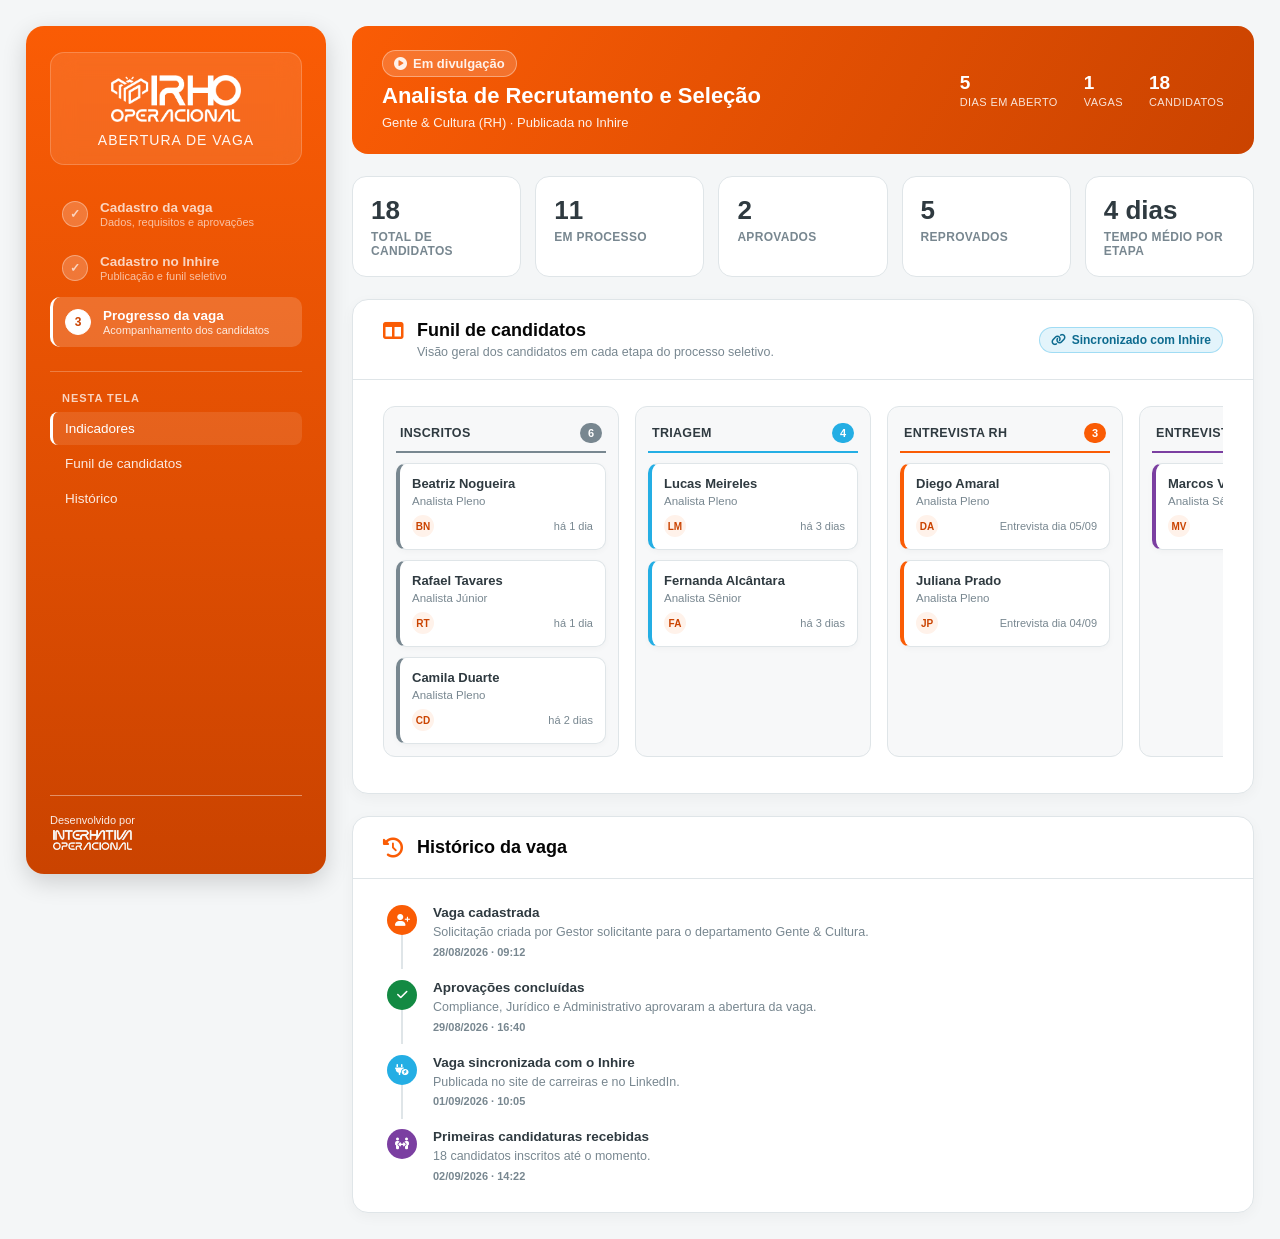
<file: 03-progresso-vaga.html>
<!DOCTYPE html>
<html lang="pt-br">

<head>
    <meta charset="utf-8">
    <title>Progresso da Vaga - Protótipo IRHO</title>
    <meta name="viewport" content="width=device-width, initial-scale=1">

    <link rel="stylesheet" href="https://cdnjs.cloudflare.com/ajax/libs/font-awesome/6.7.2/css/all.min.css">
    <link rel="stylesheet" href="css/prototipo.css">
</head>

<body>
    <div class="vg-layout">

        <aside class="vg-sidebar">
            <div class="vg-sidebar-brand">
                <img src="assets/IRHO-BRANCO.png" class="vg-sidebar-logo" alt="IRHO">
                <span class="vg-sidebar-title">Abertura de Vaga</span>
            </div>

            <nav class="vg-stepper" aria-label="Etapas do processo">
                <a href="01-cadastro-vaga.html" class="vg-step is-done">
                    <span class="vg-step-number"></span>
                    <span class="vg-step-label">
                        <strong>Cadastro da vaga</strong>
                        <span>Dados, requisitos e aprovações</span>
                    </span>
                </a>
                <a href="02-cadastro-inhire.html" class="vg-step is-done">
                    <span class="vg-step-number"></span>
                    <span class="vg-step-label">
                        <strong>Cadastro no Inhire</strong>
                        <span>Publicação e funil seletivo</span>
                    </span>
                </a>
                <a href="03-progresso-vaga.html" class="vg-step is-active">
                    <span class="vg-step-number">3</span>
                    <span class="vg-step-label">
                        <strong>Progresso da vaga</strong>
                        <span>Acompanhamento dos candidatos</span>
                    </span>
                </a>
            </nav>

            <nav class="vg-sidebar-menu" aria-label="Seções da tela">
                <div class="vg-sidebar-menu-title">Nesta tela</div>
                <a href="#painelIndicadores" class="active">Indicadores</a>
                <a href="#painelKanban">Funil de candidatos</a>
                <a href="#painelHistorico">Histórico</a>
            </nav>

            <div class="vg-sidebar-footer">
                <div class="vg-footer-credits">
                    <span class="vg-credits-text">Desenvolvido por</span>
                    <img src="assets/LOGO-OPERACIONAL-BRANCA.png" alt="Interhativa Operacional" class="vg-credits-img">
                </div>
            </div>
        </aside>

        <main class="vg-main">

            <!-- =========================================
                 CABEÇALHO DA VAGA
            ========================================== -->
            <section class="vaga-hero">
                <div class="vaga-hero-title">
                    <span class="badge" id="heroBadgeStatus"><i class="fa-solid fa-circle-play"></i> Em divulgação</span>
                    <h1 id="heroTitulo">Analista de Recrutamento e Seleção</h1>
                    <span id="heroSubtitulo">Gente &amp; Cultura (RH) · Publicada no Inhire</span>
                </div>

                <div class="vaga-hero-meta">
                    <div>
                        <strong id="heroDiasAberta">—</strong>
                        <span>Dias em aberto</span>
                    </div>
                    <div>
                        <strong id="heroVagas">—</strong>
                        <span>Vagas</span>
                    </div>
                    <div>
                        <strong id="heroCandidatos">18</strong>
                        <span>Candidatos</span>
                    </div>
                </div>
            </section>

            <!-- =========================================
                 INDICADORES
            ========================================== -->
            <section id="painelIndicadores">
                <div class="kpi-grid">
                    <div class="kpi-card">
                        <strong>18</strong>
                        <span>Total de candidatos</span>
                    </div>
                    <div class="kpi-card">
                        <strong>11</strong>
                        <span>Em processo</span>
                    </div>
                    <div class="kpi-card">
                        <strong>2</strong>
                        <span>Aprovados</span>
                    </div>
                    <div class="kpi-card">
                        <strong>5</strong>
                        <span>Reprovados</span>
                    </div>
                    <div class="kpi-card">
                        <strong>4 dias</strong>
                        <span>Tempo médio por etapa</span>
                    </div>
                </div>
            </section>

            <!-- =========================================
                 FUNIL DE CANDIDATOS (KANBAN)
            ========================================== -->
            <section class="vg-panel" id="painelKanban">
                <div class="vg-panel-heading">
                    <div>
                        <h2 class="vg-panel-title"><i class="fa-solid fa-table-columns"></i> Funil de candidatos</h2>
                        <p class="vg-panel-subtitle">Visão geral dos candidatos em cada etapa do processo seletivo.
                        </p>
                    </div>
                    <span class="badge badge-blue"><i class="fa-solid fa-link"></i> Sincronizado com Inhire</span>
                </div>

                <div class="vg-panel-body">
                    <div class="kanban-scroll">
                        <div class="kanban-board">

                            <div class="kanban-column" style="--kanban-accent:#788790">
                                <div class="kanban-column-header">
                                    <strong>Inscritos</strong>
                                    <span class="kanban-count">6</span>
                                </div>
                                <div class="kanban-cards">
                                    <article class="candidate-card">
                                        <strong>Beatriz Nogueira</strong>
                                        <span class="candidate-role">Analista Pleno</span>
                                        <div class="candidate-meta">
                                            <span class="candidate-avatar">BN</span>
                                            <span>há 1 dia</span>
                                        </div>
                                    </article>
                                    <article class="candidate-card">
                                        <strong>Rafael Tavares</strong>
                                        <span class="candidate-role">Analista Júnior</span>
                                        <div class="candidate-meta">
                                            <span class="candidate-avatar">RT</span>
                                            <span>há 1 dia</span>
                                        </div>
                                    </article>
                                    <article class="candidate-card">
                                        <strong>Camila Duarte</strong>
                                        <span class="candidate-role">Analista Pleno</span>
                                        <div class="candidate-meta">
                                            <span class="candidate-avatar">CD</span>
                                            <span>há 2 dias</span>
                                        </div>
                                    </article>
                                </div>
                            </div>

                            <div class="kanban-column" style="--kanban-accent:#24aee4">
                                <div class="kanban-column-header">
                                    <strong>Triagem</strong>
                                    <span class="kanban-count">4</span>
                                </div>
                                <div class="kanban-cards">
                                    <article class="candidate-card">
                                        <strong>Lucas Meireles</strong>
                                        <span class="candidate-role">Analista Pleno</span>
                                        <div class="candidate-meta">
                                            <span class="candidate-avatar">LM</span>
                                            <span>há 3 dias</span>
                                        </div>
                                    </article>
                                    <article class="candidate-card">
                                        <strong>Fernanda Alcântara</strong>
                                        <span class="candidate-role">Analista Sênior</span>
                                        <div class="candidate-meta">
                                            <span class="candidate-avatar">FA</span>
                                            <span>há 3 dias</span>
                                        </div>
                                    </article>
                                </div>
                            </div>

                            <div class="kanban-column" style="--kanban-accent:#fa5c05">
                                <div class="kanban-column-header">
                                    <strong>Entrevista RH</strong>
                                    <span class="kanban-count">3</span>
                                </div>
                                <div class="kanban-cards">
                                    <article class="candidate-card">
                                        <strong>Diego Amaral</strong>
                                        <span class="candidate-role">Analista Pleno</span>
                                        <div class="candidate-meta">
                                            <span class="candidate-avatar">DA</span>
                                            <span>Entrevista dia 05/09</span>
                                        </div>
                                    </article>
                                    <article class="candidate-card">
                                        <strong>Juliana Prado</strong>
                                        <span class="candidate-role">Analista Pleno</span>
                                        <div class="candidate-meta">
                                            <span class="candidate-avatar">JP</span>
                                            <span>Entrevista dia 04/09</span>
                                        </div>
                                    </article>
                                </div>
                            </div>

                            <div class="kanban-column" style="--kanban-accent:#7b3fa1">
                                <div class="kanban-column-header">
                                    <strong>Entrevista Gestor</strong>
                                    <span class="kanban-count">2</span>
                                </div>
                                <div class="kanban-cards">
                                    <article class="candidate-card">
                                        <strong>Marcos Vinícius</strong>
                                        <span class="candidate-role">Analista Sênior</span>
                                        <div class="candidate-meta">
                                            <span class="candidate-avatar">MV</span>
                                            <span>Entrevista dia 08/09</span>
                                        </div>
                                    </article>
                                </div>
                            </div>

                            <div class="kanban-column" style="--kanban-accent:#b98a00">
                                <div class="kanban-column-header">
                                    <strong>Proposta</strong>
                                    <span class="kanban-count">1</span>
                                </div>
                                <div class="kanban-cards">
                                    <article class="candidate-card">
                                        <strong>Priscila Gomes</strong>
                                        <span class="candidate-role">Analista Pleno</span>
                                        <div class="candidate-meta">
                                            <span class="candidate-avatar">PG</span>
                                            <span>Proposta enviada</span>
                                        </div>
                                    </article>
                                </div>
                            </div>

                            <div class="kanban-column" style="--kanban-accent:#138a43">
                                <div class="kanban-column-header">
                                    <strong>Contratado</strong>
                                    <span class="kanban-count">1</span>
                                </div>
                                <div class="kanban-cards">
                                    <article class="candidate-card">
                                        <strong>André Salgado</strong>
                                        <span class="candidate-role">Analista Pleno</span>
                                        <div class="candidate-meta">
                                            <span class="candidate-avatar">AS</span>
                                            <span>Admissão 15/09</span>
                                        </div>
                                    </article>
                                </div>
                            </div>

                            <div class="kanban-column" style="--kanban-accent:#d93025">
                                <div class="kanban-column-header">
                                    <strong>Reprovados</strong>
                                    <span class="kanban-count">5</span>
                                </div>
                                <div class="kanban-cards">
                                    <article class="candidate-card">
                                        <strong>Otávio Ramos</strong>
                                        <span class="candidate-role">Analista Júnior</span>
                                        <div class="candidate-meta">
                                            <span class="candidate-avatar">OR</span>
                                            <span>Perfil técnico</span>
                                        </div>
                                    </article>
                                    <article class="candidate-card">
                                        <strong>Sofia Bezerra</strong>
                                        <span class="candidate-role">Analista Pleno</span>
                                        <div class="candidate-meta">
                                            <span class="candidate-avatar">SB</span>
                                            <span>Pretensão salarial</span>
                                        </div>
                                    </article>
                                </div>
                            </div>

                        </div>
                    </div>
                </div>
            </section>

            <!-- =========================================
                 HISTÓRICO DA VAGA
            ========================================== -->
            <section class="vg-panel" id="painelHistorico">
                <div class="vg-panel-heading">
                    <h2 class="vg-panel-title"><i class="fa-solid fa-clock-rotate-left"></i> Histórico da vaga</h2>
                </div>

                <div class="vg-panel-body">
                    <div class="timeline">
                        <div class="timeline-item">
                            <span class="timeline-marker"><i class="fa-solid fa-user-plus"></i></span>
                            <div class="timeline-content">
                                <strong>Vaga cadastrada</strong>
                                <p>Solicitação criada por Gestor solicitante para o departamento Gente &amp;
                                    Cultura.</p>
                                <time>28/08/2026 · 09:12</time>
                            </div>
                        </div>

                        <div class="timeline-item">
                            <span class="timeline-marker" style="background:#138a43"><i class="fa-solid fa-check"></i></span>
                            <div class="timeline-content">
                                <strong>Aprovações concluídas</strong>
                                <p>Compliance, Jurídico e Administrativo aprovaram a abertura da vaga.</p>
                                <time>29/08/2026 · 16:40</time>
                            </div>
                        </div>

                        <div class="timeline-item">
                            <span class="timeline-marker" style="background:#24aee4"><i class="fa-solid fa-plug-circle-bolt"></i></span>
                            <div class="timeline-content">
                                <strong>Vaga sincronizada com o Inhire</strong>
                                <p>Publicada no site de carreiras e no LinkedIn.</p>
                                <time>01/09/2026 · 10:05</time>
                            </div>
                        </div>

                        <div class="timeline-item">
                            <span class="timeline-marker" style="background:#7b3fa1"><i class="fa-solid fa-people-arrows"></i></span>
                            <div class="timeline-content">
                                <strong>Primeiras candidaturas recebidas</strong>
                                <p>18 candidatos inscritos até o momento.</p>
                                <time>02/09/2026 · 14:22</time>
                            </div>
                        </div>
                    </div>
                </div>
            </section>

        </main>
    </div>

    <script src="js/prototipo.js"></script>
    <script>
        (function () {
            "use strict";

            var ROTULOS_DEPARTAMENTO = {
                GENTE: "Gente & Cultura (RH)", COMERCIAL: "Comercial", TI: "TI", FINANCEIRO: "Financeiro",
                MARKETING: "Marketing", OPERACIONAL: "Operacional", JURIDICO: "Jurídico", ADMINISTRATIVO: "Administrativo"
            };

            var dados = window.VagaPrototipo.lerDados();

            if (dados.tituloVaga) {
                document.getElementById("heroTitulo").textContent = dados.tituloVaga;
            }

            if (dados.departamento) {
                var nomeDepartamento = ROTULOS_DEPARTAMENTO[dados.departamento] || dados.departamento;
                document.getElementById("heroSubtitulo").textContent = nomeDepartamento + " · Publicada no Inhire";
            }

            document.getElementById("heroVagas").textContent = dados.quantidadeVagas || "1";
            document.getElementById("heroDiasAberta").textContent = "5";
        })();
    </script>
</body>

</html>
</file>
<file: css/prototipo.css>
:root {
    --vg-orange: #fa5c05;
    --vg-orange-dark: #ca4300;
    --vg-orange-soft: #fff2ea;
    --vg-green: #138a43;
    --vg-green-soft: #eaf7ef;
    --vg-blue: #24aee4;
    --vg-blue-soft: #e3f4fb;
    --vg-purple: #7b3fa1;
    --vg-purple-soft: #eee3f6;
    --vg-yellow: #b98a00;
    --vg-yellow-soft: #fff6d9;
    --vg-text: #2f3a40;
    --vg-muted: #788790;
    --vg-border: #dfe5e8;
    --vg-border-soft: #edf0f2;
    --vg-background: #f4f6f7;
    --vg-card-background: #ffffff;
    --vg-field-readonly: #f0f3f4;
    --vg-danger: #d93025;
    --vg-danger-soft: #fff1f0;
}

* {
    box-sizing: border-box;
}

html, body {
    min-height: 100vh;
    margin: 0;
    padding: 0;
    background: var(--vg-background);
    color: var(--vg-text);
    font-family: "Inter", "Roboto", Arial, sans-serif;
}

a {
    color: inherit;
}

/* =========================================================
   LAYOUT GERAL
========================================================= */

.vg-layout {
    display: flex;
    align-items: flex-start;
    gap: 26px;
    width: 100%;
    min-height: 100vh;
    padding: 26px;
}

.vg-main {
    flex: 1 1 auto;
    min-width: 0;
    display: flex;
    flex-direction: column;
    gap: 22px;
}

/* =========================================================
   SIDEBAR
========================================================= */

.vg-sidebar {
    position: sticky;
    top: 26px;
    display: flex;
    flex-direction: column;
    flex: 0 0 300px;
    width: 300px;
    min-height: calc(100vh - 52px);
    padding: 26px 24px 24px;
    color: #ffffff;
    background: linear-gradient(180deg, var(--vg-orange), var(--vg-orange-dark));
    border-radius: 18px;
    box-shadow: 0 8px 24px rgba(0, 0, 0, 0.16);
}

.vg-sidebar-brand {
    display: flex;
    flex-direction: column;
    align-items: center;
    justify-content: center;
    width: 100%;
    padding: 22px 16px 16px;
    margin-bottom: 24px;
    text-align: center;
    background: rgba(255, 255, 255, 0.1);
    border: 1px solid rgba(255, 255, 255, 0.2);
    border-radius: 14px;
    backdrop-filter: blur(12px);
}

.vg-sidebar-logo {
    width: 130px;
    max-width: 100%;
    height: auto;
    margin-bottom: 10px;
    object-fit: contain;
}

.vg-sidebar-title {
    display: block;
    color: #ffffff;
    font-size: 14px;
    font-weight: 500;
    letter-spacing: 1px;
    text-transform: uppercase;
    opacity: 0.95;
}

/* Stepper das 3 telas */
.vg-stepper {
    display: flex;
    flex-direction: column;
    gap: 4px;
    margin-bottom: 24px;
}

.vg-step {
    display: flex;
    align-items: center;
    gap: 12px;
    padding: 11px 12px;
    border-radius: 10px;
    text-decoration: none;
    opacity: 0.75;
    transition: all 0.2s ease;
}

.vg-step:hover {
    opacity: 1;
    background: rgba(255, 255, 255, 0.08);
    text-decoration: none;
}

.vg-step-number {
    display: flex;
    flex: 0 0 26px;
    align-items: center;
    justify-content: center;
    width: 26px;
    height: 26px;
    font-size: 12px;
    font-weight: 700;
    border-radius: 50%;
    background: rgba(255, 255, 255, 0.15);
    border: 1px solid rgba(255, 255, 255, 0.5);
}

.vg-step-label {
    display: flex;
    flex-direction: column;
    gap: 1px;
}

.vg-step-label strong {
    font-size: 13.5px;
    font-weight: 600;
}

.vg-step-label span {
    font-size: 11px;
    opacity: 0.85;
}

.vg-step.is-active {
    opacity: 1;
    background: rgba(255, 255, 255, 0.16);
    border-left: 3px solid #ffffff;
}

.vg-step.is-active .vg-step-number {
    color: var(--vg-orange-dark);
    background: #ffffff;
    border-color: #ffffff;
}

.vg-step.is-done .vg-step-number {
    color: #ffffff;
    background: rgba(255, 255, 255, 0.28);
}

.vg-step.is-done .vg-step-number::after {
    content: "\2713";
}

.vg-step.is-locked {
    opacity: 0.45;
    pointer-events: none;
}

.vg-sidebar-menu {
    display: flex;
    flex-direction: column;
    gap: 2px;
    padding-top: 10px;
    border-top: 1px solid rgba(255, 255, 255, 0.25);
}

.vg-sidebar-menu-title {
    padding: 10px 12px 6px;
    font-size: 11px;
    font-weight: 700;
    letter-spacing: 1px;
    text-transform: uppercase;
    opacity: 0.75;
}

.vg-sidebar-menu a {
    display: block;
    padding: 9px 12px;
    color: #ffffff;
    font-size: 13.5px;
    text-decoration: none;
    border-left: 3px solid transparent;
    border-radius: 8px;
    opacity: 0.88;
    transition: all 0.2s ease;
}

.vg-sidebar-menu a.active,
.vg-sidebar-menu a:hover {
    opacity: 1;
    background: rgba(255, 255, 255, 0.1);
    border-left-color: #ffffff;
    text-decoration: none;
}

.vg-sidebar-footer {
    display: flex;
    align-items: center;
    justify-content: space-between;
    width: 100%;
    margin-top: auto;
    padding-top: 18px;
    border-top: 1px solid rgba(255, 255, 255, 0.4);
}

.vg-footer-credits {
    display: flex;
    flex-direction: column;
    gap: 2px;
}

.vg-credits-text {
    color: rgba(255, 255, 255, 0.9);
    font-size: 11px;
    font-weight: 500;
}

.vg-credits-img {
    height: 20px;
    margin-top: 2px;
    object-fit: contain;
}

/* =========================================================
   TOPO DA PÁGINA
========================================================= */

.vg-topbar {
    display: flex;
    align-items: center;
    justify-content: space-between;
    gap: 16px;
    flex-wrap: wrap;
}

.vg-topbar-heading h1 {
    margin: 0 0 4px;
    color: var(--vg-text);
    font-size: 24px;
    font-weight: 700;
}

.vg-topbar-heading p {
    margin: 0;
    color: var(--vg-muted);
    font-size: 13.5px;
}

.vg-topbar-actions {
    display: flex;
    gap: 10px;
}

/* =========================================================
   PAINÉIS
========================================================= */

.vg-panel {
    width: 100%;
    background: var(--vg-card-background);
    border: 1px solid var(--vg-border);
    border-radius: 16px;
    box-shadow: 0 4px 14px rgba(0, 0, 0, 0.04);
    overflow: hidden;
}

.vg-panel-heading {
    display: flex;
    align-items: center;
    justify-content: space-between;
    gap: 16px;
    padding: 20px 30px;
    border-bottom: 1px solid var(--vg-border);
}

.vg-panel-title {
    display: flex;
    align-items: center;
    gap: 14px;
    margin: 0;
    color: #050505;
    font-size: 18px;
    font-weight: 600;
}

.vg-panel-title i {
    color: var(--vg-orange);
    font-size: 20px;
}

.vg-panel-subtitle {
    margin: 4px 0 0 34px;
    color: var(--vg-muted);
    font-size: 12.5px;
}

.vg-panel-body {
    padding: 26px 30px 30px;
}

/* =========================================================
   GRID
========================================================= */

.row {
    display: flex;
    flex-wrap: wrap;
    margin-right: -12px;
    margin-left: -12px;
}

.col-4, .col-6, .col-8, .col-12 {
    padding-right: 12px;
    padding-left: 12px;
    min-width: 0;
}

.col-4 { flex: 0 0 33.3333%; max-width: 33.3333%; }
.col-6 { flex: 0 0 50%; max-width: 50%; }
.col-8 { flex: 0 0 66.6666%; max-width: 66.6666%; }
.col-12 { flex: 0 0 100%; max-width: 100%; }

@media (max-width: 900px) {
    .col-4, .col-6, .col-8 { flex: 0 0 100%; max-width: 100%; }
}

/* =========================================================
   CAMPOS
========================================================= */

.form-group {
    width: 100%;
    margin-bottom: 22px;
}

.form-group.is-last {
    margin-bottom: 0;
}

label {
    display: block;
    margin-bottom: 8px;
    color: var(--vg-text);
    font-size: 12.5px;
    font-weight: 600;
    letter-spacing: 0.6px;
    text-transform: uppercase;
}

.label-obrigatorio::after {
    content: " *";
    color: var(--vg-danger);
}

.form-hint {
    margin-top: 7px;
    color: var(--vg-muted);
    font-size: 12px;
}

.form-control {
    width: 100%;
    height: 46px;
    padding: 0 14px;
    color: var(--vg-text);
    font-family: inherit;
    font-size: 14.5px;
    background: #ffffff;
    border: 1px solid var(--vg-border);
    border-radius: 8px;
    transition: all 0.2s ease;
}

textarea.form-control {
    min-height: 110px;
    height: auto;
    padding: 12px 14px;
    resize: vertical;
}

select.form-control {
    cursor: pointer;
}

.form-control:focus {
    outline: none;
    border-color: var(--vg-orange);
    box-shadow: 0 0 0 3px rgba(250, 92, 5, 0.12);
}

.form-control[readonly],
.form-control[disabled] {
    color: var(--vg-muted);
    background: var(--vg-field-readonly);
}

/* Input com prefixo (R$) */
.form-input-prefixed {
    position: relative;
}

.form-input-prefixed span {
    position: absolute;
    top: 0;
    left: 14px;
    display: flex;
    align-items: center;
    height: 46px;
    color: var(--vg-muted);
    font-size: 14.5px;
    pointer-events: none;
}

.form-input-prefixed .form-control {
    padding-left: 38px;
}

/* Checkbox / radio em lista */
.check-list {
    display: flex;
    flex-direction: column;
    gap: 10px;
}

.check-item {
    display: flex;
    align-items: flex-start;
    gap: 10px;
    padding: 12px 14px;
    background: #fafbfb;
    border: 1px solid var(--vg-border);
    border-radius: 9px;
    cursor: pointer;
}

.check-item input {
    margin-top: 2px;
    width: 16px;
    height: 16px;
    accent-color: var(--vg-orange);
    flex: 0 0 auto;
}

.check-item-text strong {
    display: block;
    font-size: 13.5px;
    color: var(--vg-text);
}

.check-item-text span {
    display: block;
    margin-top: 2px;
    font-size: 12px;
    color: var(--vg-muted);
}

.check-item.is-checked {
    border-color: rgba(250, 92, 5, 0.45);
    background: var(--vg-orange-soft);
}

/* Cards de opção (radio estilizado) */
.option-grid {
    display: grid;
    grid-template-columns: repeat(3, minmax(0, 1fr));
    gap: 14px;
}

@media (max-width: 900px) {
    .option-grid { grid-template-columns: 1fr; }
}

.option-card {
    position: relative;
    display: flex;
    align-items: flex-start;
    gap: 12px;
    padding: 16px;
    background: #ffffff;
    border: 1px solid var(--vg-border);
    border-radius: 12px;
    cursor: pointer;
    transition: all 0.2s ease;
}

.option-card:hover {
    border-color: var(--vg-orange);
    box-shadow: 0 0 0 3px rgba(250, 92, 5, 0.1);
}

.option-card input {
    position: absolute;
    width: 1px;
    height: 1px;
    opacity: 0;
}

.option-marker {
    flex: 0 0 18px;
    width: 18px;
    height: 18px;
    margin-top: 2px;
    background: #ffffff;
    border: 2px solid #aeb9be;
    border-radius: 50%;
    box-shadow: inset 0 0 0 3px #ffffff;
}

.option-card input:checked ~ .option-marker {
    background: var(--vg-orange);
    border-color: var(--vg-orange);
}

.option-content strong {
    display: block;
    color: var(--vg-text);
    font-size: 14px;
}

.option-content span {
    display: block;
    margin-top: 4px;
    color: var(--vg-muted);
    font-size: 12px;
    line-height: 1.4;
}

.option-card input:checked ~ .option-content strong {
    color: var(--vg-orange-dark);
}

/* =========================================================
   BOTÕES
========================================================= */

.btn {
    display: inline-flex;
    align-items: center;
    justify-content: center;
    gap: 8px;
    height: 44px;
    padding: 0 20px;
    font-family: inherit;
    font-size: 14px;
    font-weight: 600;
    text-decoration: none;
    border: 1px solid transparent;
    border-radius: 9px;
    cursor: pointer;
    transition: all 0.15s ease;
}

.btn:hover { text-decoration: none; }

.btn-primary {
    color: #ffffff;
    background: var(--vg-orange);
    border-color: var(--vg-orange);
}

.btn-primary:hover {
    background: var(--vg-orange-dark);
    border-color: var(--vg-orange-dark);
}

.btn-default {
    color: var(--vg-text);
    background: #ffffff;
    border-color: var(--vg-border);
}

.btn-default:hover {
    background: var(--vg-border-soft);
}

.btn-link {
    color: var(--vg-orange-dark);
    background: transparent;
    border-color: transparent;
    height: auto;
    padding: 0;
}

.btn:disabled {
    opacity: 0.5;
    cursor: not-allowed;
}

.vg-form-footer {
    display: flex;
    align-items: center;
    justify-content: space-between;
    gap: 12px;
    flex-wrap: wrap;
}

/* =========================================================
   BADGES / STATUS
========================================================= */

.badge {
    display: inline-flex;
    align-items: center;
    gap: 6px;
    padding: 5px 11px;
    font-size: 12px;
    font-weight: 700;
    border-radius: 999px;
    border: 1px solid transparent;
    white-space: nowrap;
}

.badge-neutral { color: #58656b; background: #edf0f2; border-color: #d6dde0; }
.badge-green { color: #0f5f2f; background: var(--vg-green-soft); border-color: rgba(19, 138, 67, 0.3); }
.badge-orange { color: var(--vg-orange-dark); background: var(--vg-orange-soft); border-color: rgba(250, 92, 5, 0.35); }
.badge-blue { color: #0d6b8f; background: var(--vg-blue-soft); border-color: rgba(36, 174, 228, 0.35); }
.badge-purple { color: var(--vg-purple); background: var(--vg-purple-soft); border-color: rgba(123, 63, 161, 0.35); }
.badge-yellow { color: var(--vg-yellow); background: var(--vg-yellow-soft); border-color: rgba(185, 138, 0, 0.35); }
.badge-red { color: #8f221b; background: var(--vg-danger-soft); border-color: rgba(217, 48, 37, 0.3); }

/* =========================================================
   APROVAÇÕES
========================================================= */

.approval-grid {
    display: grid;
    grid-template-columns: repeat(4, minmax(0, 1fr));
    gap: 14px;
}

@media (max-width: 900px) {
    .approval-grid { grid-template-columns: repeat(2, minmax(0, 1fr)); }
}

.approval-card {
    padding: 16px;
    background: #fafbfb;
    border: 1px solid var(--vg-border);
    border-radius: 12px;
    text-align: center;
}

.approval-icon {
    display: flex;
    align-items: center;
    justify-content: center;
    width: 40px;
    height: 40px;
    margin: 0 auto 10px;
    border-radius: 10px;
    font-size: 16px;
}

.approval-card strong {
    display: block;
    font-size: 13px;
    color: var(--vg-text);
    margin-bottom: 8px;
}

/* =========================================================
   RESUMO (cards de leitura)
========================================================= */

.summary-grid {
    display: grid;
    grid-template-columns: repeat(2, minmax(0, 1fr));
    gap: 10px 20px;
}

@media (max-width: 640px) {
    .summary-grid { grid-template-columns: 1fr; }
}

.summary-row {
    display: flex;
    flex-direction: column;
    gap: 3px;
    padding: 8px 0;
    border-bottom: 1px solid var(--vg-border-soft);
}

.summary-label {
    color: var(--vg-muted);
    font-size: 11px;
    font-weight: 700;
    letter-spacing: 0.4px;
    text-transform: uppercase;
}

.summary-value {
    color: var(--vg-text);
    font-size: 14px;
}

/* =========================================================
   MENSAGEM DE FEEDBACK
========================================================= */

.vg-feedback {
    display: none;
    margin-top: 16px;
    padding: 12px 16px;
    font-size: 13.5px;
    border-radius: 9px;
}

.vg-feedback.is-visible { display: block; }

.vg-feedback.is-success {
    color: #0f5f2f;
    background: var(--vg-green-soft);
    border: 1px solid rgba(19, 138, 67, 0.3);
}

.vg-feedback.is-error {
    color: #8f221b;
    background: var(--vg-danger-soft);
    border: 1px solid rgba(217, 48, 37, 0.3);
}

/* =========================================================
   TELA 3 — CABEÇALHO DA VAGA / KPIs
========================================================= */

.vaga-hero {
    display: flex;
    align-items: center;
    justify-content: space-between;
    gap: 20px;
    flex-wrap: wrap;
    padding: 24px 30px;
    background: linear-gradient(120deg, var(--vg-orange), var(--vg-orange-dark));
    border-radius: 16px;
    color: #ffffff;
}

.vaga-hero-title {
    display: flex;
    flex-direction: column;
    gap: 6px;
}

.vaga-hero-title .badge {
    align-self: flex-start;
    color: #ffffff;
    background: rgba(255, 255, 255, 0.18);
    border-color: rgba(255, 255, 255, 0.4);
}

.vaga-hero-title h1 {
    margin: 0;
    font-size: 22px;
    font-weight: 700;
}

.vaga-hero-title span {
    font-size: 13px;
    opacity: 0.92;
}

.vaga-hero-meta {
    display: flex;
    gap: 26px;
    flex-wrap: wrap;
}

.vaga-hero-meta div {
    display: flex;
    flex-direction: column;
    gap: 2px;
}

.vaga-hero-meta strong {
    font-size: 19px;
    font-weight: 700;
}

.vaga-hero-meta span {
    font-size: 11px;
    text-transform: uppercase;
    letter-spacing: 0.4px;
    opacity: 0.85;
}

.kpi-grid {
    display: grid;
    grid-template-columns: repeat(5, minmax(0, 1fr));
    gap: 14px;
}

@media (max-width: 1100px) {
    .kpi-grid { grid-template-columns: repeat(3, minmax(0, 1fr)); }
}

@media (max-width: 640px) {
    .kpi-grid { grid-template-columns: repeat(2, minmax(0, 1fr)); }
}

.kpi-card {
    padding: 18px;
    background: var(--vg-card-background);
    border: 1px solid var(--vg-border);
    border-radius: 14px;
}

.kpi-card strong {
    display: block;
    font-size: 26px;
    color: var(--vg-text);
}

.kpi-card span {
    display: block;
    margin-top: 4px;
    color: var(--vg-muted);
    font-size: 12px;
    font-weight: 600;
    text-transform: uppercase;
    letter-spacing: 0.3px;
}

/* =========================================================
   KANBAN DO FUNIL DE CANDIDATOS
========================================================= */

.kanban-scroll {
    width: 100%;
    overflow-x: auto;
    padding-bottom: 6px;
}

.kanban-board {
    display: flex;
    gap: 16px;
    min-width: max-content;
}

.kanban-column {
    display: flex;
    flex-direction: column;
    width: 236px;
    flex: 0 0 236px;
    background: #f7f8f9;
    border: 1px solid var(--vg-border);
    border-radius: 12px;
    padding: 12px;
    gap: 10px;
}

.kanban-column-header {
    display: flex;
    align-items: center;
    justify-content: space-between;
    padding: 4px 4px 8px;
    border-bottom: 2px solid var(--kanban-accent, var(--vg-orange));
}

.kanban-column-header strong {
    font-size: 12.5px;
    color: var(--vg-text);
    text-transform: uppercase;
    letter-spacing: 0.3px;
}

.kanban-count {
    display: inline-flex;
    align-items: center;
    justify-content: center;
    min-width: 22px;
    height: 20px;
    padding: 0 6px;
    font-size: 11px;
    font-weight: 700;
    color: #ffffff;
    background: var(--kanban-accent, var(--vg-orange));
    border-radius: 999px;
}

.kanban-cards {
    display: flex;
    flex-direction: column;
    gap: 10px;
    min-height: 60px;
}

.candidate-card {
    padding: 12px;
    background: #ffffff;
    border: 1px solid var(--vg-border);
    border-left: 4px solid var(--kanban-accent, var(--vg-orange));
    border-radius: 10px;
    box-shadow: 0 2px 6px rgba(0, 0, 0, 0.03);
}

.candidate-card strong {
    display: block;
    font-size: 13px;
    color: var(--vg-text);
    margin-bottom: 4px;
}

.candidate-card .candidate-role {
    display: block;
    font-size: 11.5px;
    color: var(--vg-muted);
    margin-bottom: 8px;
}

.candidate-meta {
    display: flex;
    align-items: center;
    justify-content: space-between;
    font-size: 11px;
    color: var(--vg-muted);
}

.candidate-avatar {
    display: inline-flex;
    align-items: center;
    justify-content: center;
    width: 22px;
    height: 22px;
    border-radius: 50%;
    background: var(--vg-orange-soft);
    color: var(--vg-orange-dark);
    font-size: 10px;
    font-weight: 700;
}

/* =========================================================
   TIMELINE / HISTÓRICO
========================================================= */

.timeline {
    display: flex;
    flex-direction: column;
}

.timeline-item {
    position: relative;
    display: flex;
    gap: 16px;
    padding-bottom: 22px;
    padding-left: 4px;
}

.timeline-item:last-child { padding-bottom: 0; }

.timeline-marker {
    position: relative;
    display: flex;
    flex: 0 0 30px;
    align-items: center;
    justify-content: center;
    width: 30px;
    height: 30px;
    border-radius: 50%;
    color: #ffffff;
    font-size: 12px;
    background: var(--vg-orange);
    z-index: 1;
}

.timeline-item:not(:last-child) .timeline-marker::after {
    content: "";
    position: absolute;
    top: 30px;
    left: 50%;
    width: 2px;
    height: calc(100% + 4px);
    background: var(--vg-border);
    transform: translateX(-50%);
}

.timeline-content strong {
    display: block;
    font-size: 13.5px;
    color: var(--vg-text);
}

.timeline-content p {
    margin: 3px 0 0;
    font-size: 12.5px;
    color: var(--vg-muted);
    line-height: 1.5;
}

.timeline-content time {
    display: block;
    margin-top: 4px;
    font-size: 11px;
    color: var(--vg-muted);
    font-weight: 600;
}

/* =========================================================
   RESPONSIVO GERAL
========================================================= */

@media (max-width: 1100px) {
    .vg-layout {
        flex-direction: column;
    }

    .vg-sidebar {
        position: relative;
        top: 0;
        width: 100%;
        flex: 0 0 auto;
        min-height: auto;
        flex-direction: row;
        flex-wrap: wrap;
    }

    .vg-sidebar-brand { flex: 1 1 100%; }
    .vg-stepper { flex: 1 1 100%; }
    .vg-sidebar-menu { flex: 1 1 100%; border-top: 1px solid rgba(255,255,255,0.25); }
    .vg-sidebar-footer { flex: 1 1 100%; }
}

@media (max-width: 560px) {
    .vg-layout { padding: 14px; gap: 14px; }
    .vg-panel-body { padding: 20px; }
    .vg-panel-heading { padding: 16px 20px; }
    .approval-grid { grid-template-columns: 1fr; }
}
</file>
